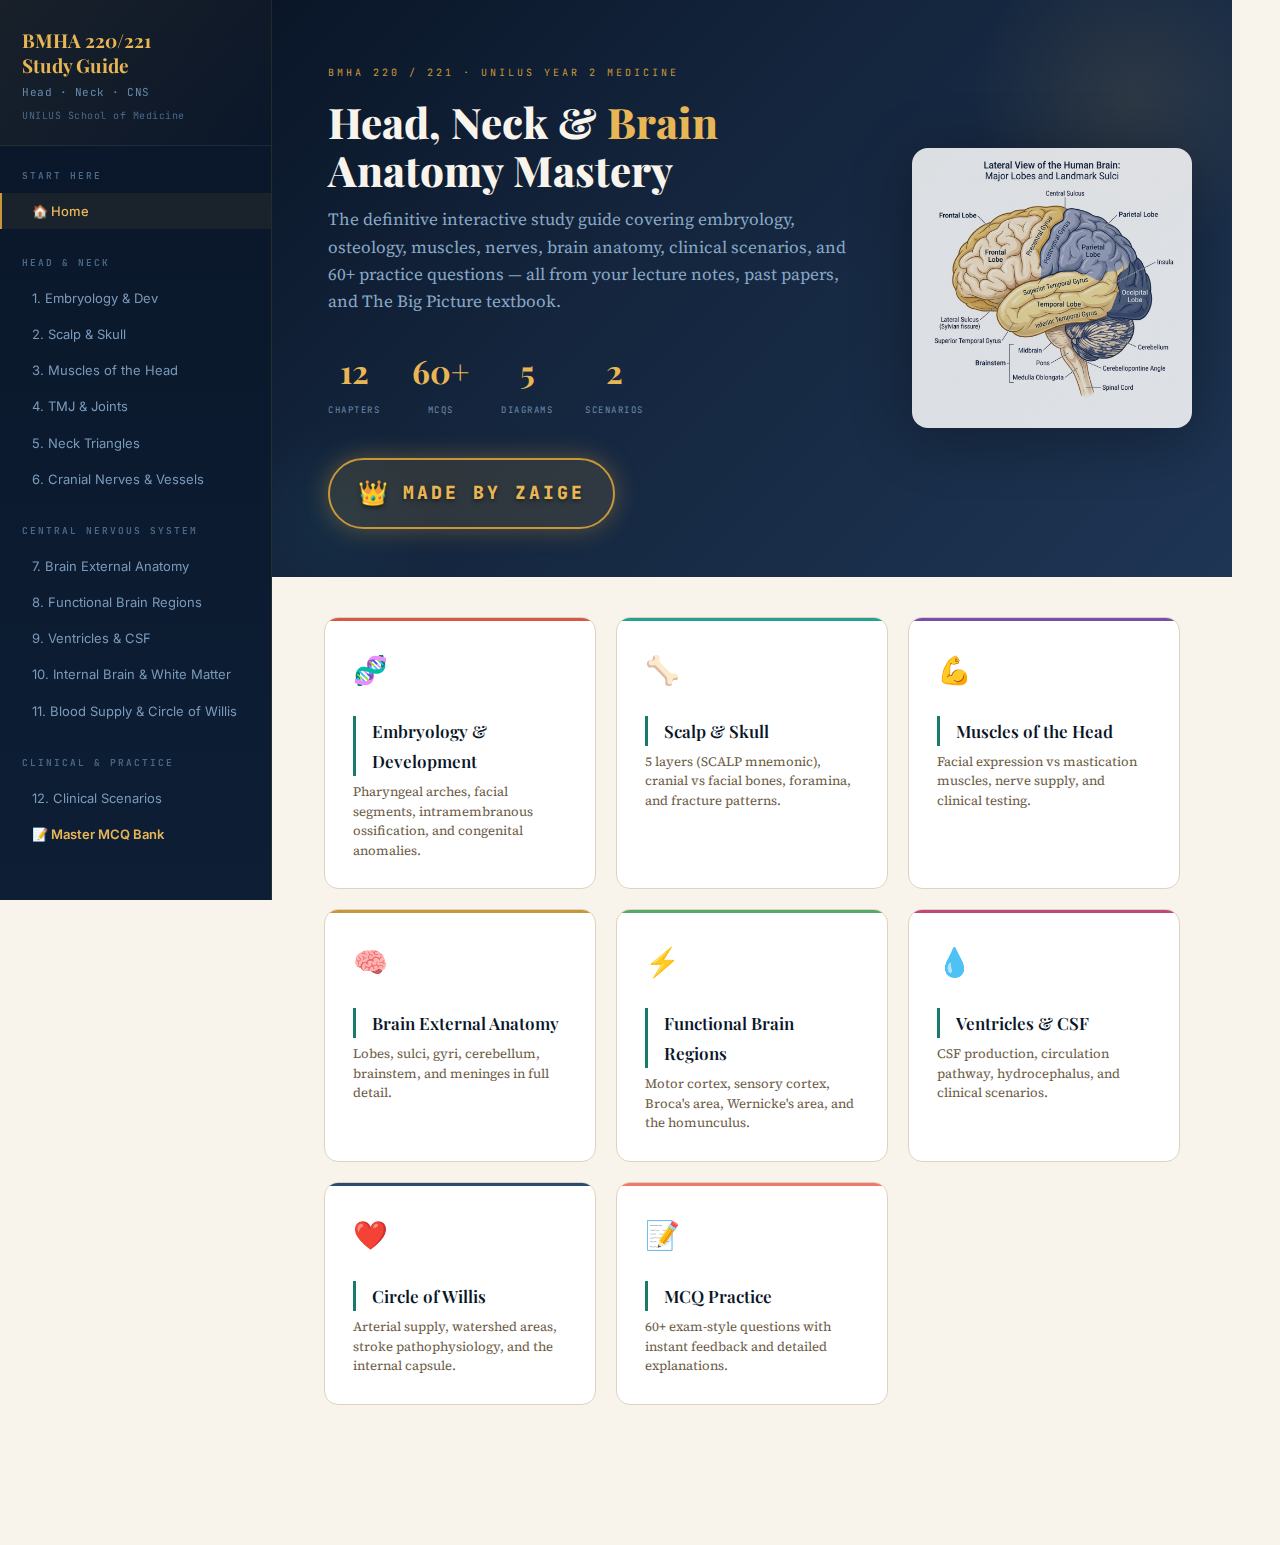
<file: BMHA221_Complete_Study_Guide.html>
<!DOCTYPE html>
<html lang="en">
<head>
<meta charset="UTF-8">
<meta name="viewport" content="width=device-width,initial-scale=1">
<title>BMHA 220/221 — Head, Neck &amp; CNS Ultimate Study Guide</title>
<meta name="description" content="Comprehensive interactive study guide for BMHA220/221 Head, Neck and CNS Anatomy at UNILUS School of Medicine.">
<style>
@import url('https://fonts.googleapis.com/css2?family=Playfair+Display:wght@400;600;700;800&family=Source+Serif+4:ital,wght@0,300;0,400;0,600;1,300;1,400&family=JetBrains+Mono:wght@400;500;600&family=Inter:wght@300;400;500;600;700&display=swap');

/* ══════════════════════════════════════
   DESIGN SYSTEM
   ══════════════════════════════════════ */
:root{
  --navy:#0a1628;--navy2:#14253d;--navy3:#1e3554;--navy4:#2a4a6e;
  --cream:#f8f4ec;--cream2:#f0ebe0;--cream3:#e4ddd0;--cream4:#d4ccbc;
  --gold:#c8973a;--gold2:#e8b655;--gold3:#f0cc78;--gold-glow:rgba(200,151,58,0.15);
  --teal:#1a7a6a;--teal2:#28a090;--teal3:#3cc0b0;
  --coral:#b84030;--coral2:#d85848;--coral3:#f07868;
  --sage:#3a7a4a;--sage2:#58a868;--sage3:#78c888;
  --purple:#5a2d80;--purple2:#7a4daa;--purple3:#9a70c8;
  --rose:#c04878;--rose2:#e06898;
  --text:#18120a;--text2:#3a3028;--text3:#6a5a44;--text4:#9a8a70;
  --border:#c8b898;--border-light:#ddd4c0;
  --radius:10px;--radius-lg:14px;
  --shadow-sm:0 2px 8px rgba(10,22,40,0.06);
  --shadow-md:0 4px 20px rgba(10,22,40,0.08);
  --shadow-lg:0 8px 40px rgba(10,22,40,0.12);
  --transition:all 0.25s cubic-bezier(0.4,0,0.2,1);
}
*{box-sizing:border-box;margin:0;padding:0}
html{scroll-behavior:smooth}
body{font-family:'Source Serif 4',Georgia,serif;background:var(--cream);color:var(--text);min-height:100vh;font-size:15.5px;line-height:1.78;display:flex}

/* ══════════════════════════════════════
   SIDEBAR
   ══════════════════════════════════════ */
#sidebar{width:272px;min-height:100vh;background:linear-gradient(180deg,var(--navy) 0%,#0d1e35 100%);color:var(--cream);flex-shrink:0;overflow-y:auto;position:sticky;top:0;height:100vh;z-index:100;border-right:1px solid rgba(200,151,58,0.15)}
#sidebar::-webkit-scrollbar{width:4px}
#sidebar::-webkit-scrollbar-thumb{background:var(--navy3);border-radius:4px}
#sidebar-header{padding:28px 22px 20px;border-bottom:1px solid rgba(255,255,255,0.06);background:linear-gradient(135deg,rgba(200,151,58,0.08),transparent)}
#sidebar-header h1{font-family:'Playfair Display',serif;font-size:19px;color:var(--gold2);line-height:1.3;margin-bottom:6px}
#sidebar-header p{font-size:11px;color:#6a8aaa;font-family:'JetBrains Mono',monospace;letter-spacing:0.5px}
.nav-section{padding:14px 0 4px}
.nav-section-title{padding:8px 22px;font-size:9.5px;font-family:'JetBrains Mono',monospace;color:#4a6a88;text-transform:uppercase;letter-spacing:2px;font-weight:600}
.nav-item{display:block;padding:9px 22px 9px 30px;font-size:13px;color:#7a9aba;cursor:pointer;transition:var(--transition);border-left:2.5px solid transparent;text-decoration:none;line-height:1.4;font-family:'Inter',sans-serif;font-weight:400}
.nav-item:hover{color:var(--cream);background:rgba(255,255,255,0.04);border-left-color:var(--gold)}
.nav-item.active{color:var(--gold2);background:rgba(200,151,58,0.08);border-left-color:var(--gold);font-weight:500}
.nav-item.mcq-link{color:var(--gold2);font-weight:600}

/* ══════════════════════════════════════
   MAIN CONTENT
   ══════════════════════════════════════ */
#main{flex:1;max-width:960px;padding:0 0 100px}
.section{display:none;padding:48px 52px}
.section.active{display:block;animation:sectionIn 0.4s ease}
@keyframes sectionIn{from{opacity:0;transform:translateY(12px)}to{opacity:1;transform:translateY(0)}}

/* ══════════════════════════════════════
   LANDING / HERO
   ══════════════════════════════════════ */
#landing{padding:0}
.hero{position:relative;background:linear-gradient(135deg,var(--navy) 0%,var(--navy2) 40%,var(--navy3) 100%);color:var(--cream);padding:64px 56px 48px;overflow:hidden}
.hero::before{content:'';position:absolute;top:-60px;right:-60px;width:320px;height:320px;background:radial-gradient(circle,rgba(200,151,58,0.12),transparent 70%);border-radius:50%}
.hero::after{content:'';position:absolute;bottom:-40px;left:-40px;width:200px;height:200px;background:radial-gradient(circle,rgba(42,128,144,0.1),transparent 70%);border-radius:50%}
.hero-badge{font-family:'JetBrains Mono',monospace;font-size:10px;color:var(--gold);text-transform:uppercase;letter-spacing:3px;margin-bottom:16px;position:relative}
.hero h1{font-family:'Playfair Display',serif;font-size:42px;font-weight:800;line-height:1.15;margin-bottom:12px;position:relative}
.hero h1 span{color:var(--gold2)}
.hero-sub{font-size:17px;color:#8aaac8;line-height:1.6;margin-bottom:28px;max-width:540px;position:relative}
.hero-stats{display:flex;gap:32px;position:relative}
.hero-stat{text-align:center}
.hero-stat-num{font-family:'Playfair Display',serif;font-size:32px;font-weight:700;color:var(--gold2)}
.hero-stat-label{font-family:'JetBrains Mono',monospace;font-size:9px;color:#6a8aaa;text-transform:uppercase;letter-spacing:1.5px;margin-top:2px}
.hero-brain{position:absolute;right:40px;top:50%;transform:translateY(-50%);width:280px;opacity:0.85;border-radius:16px;filter:drop-shadow(0 8px 32px rgba(0,0,0,0.4))}

.landing-grid{display:grid;grid-template-columns:repeat(auto-fit,minmax(260px,1fr));gap:20px;padding:40px 52px}
.landing-card{background:white;border:1px solid var(--border-light);border-radius:var(--radius-lg);padding:28px;cursor:pointer;transition:var(--transition);position:relative;overflow:hidden}
.landing-card:hover{transform:translateY(-4px);box-shadow:var(--shadow-lg);border-color:var(--gold)}
.landing-card::before{content:'';position:absolute;top:0;left:0;right:0;height:3px;border-radius:var(--radius-lg) var(--radius-lg) 0 0}
.landing-card:nth-child(1)::before{background:var(--coral2)}
.landing-card:nth-child(2)::before{background:var(--teal2)}
.landing-card:nth-child(3)::before{background:var(--purple2)}
.landing-card:nth-child(4)::before{background:var(--gold)}
.landing-card:nth-child(5)::before{background:var(--sage2)}
.landing-card:nth-child(6)::before{background:var(--rose)}
.landing-card:nth-child(7)::before{background:var(--navy4)}
.landing-card:nth-child(8)::before{background:var(--coral3)}
.landing-icon{font-size:28px;margin-bottom:12px}
.landing-card h3{font-family:'Playfair Display',serif;font-size:17px;color:var(--navy);margin-bottom:6px}
.landing-card p{font-size:13px;color:var(--text3);line-height:1.5}

/* ══════════════════════════════════════
   TYPOGRAPHY
   ══════════════════════════════════════ */
.section-badge{font-family:'JetBrains Mono',monospace;font-size:10px;color:var(--gold);text-transform:uppercase;letter-spacing:2.5px;margin-bottom:12px;font-weight:600}
.section-title{font-family:'Playfair Display',serif;font-size:34px;color:var(--navy);line-height:1.2;margin-bottom:8px;font-weight:700}
.section-subtitle{font-size:15px;color:var(--text3);margin-bottom:32px;font-style:italic;line-height:1.5}
h2{font-family:'Playfair Display',serif;font-size:22px;color:var(--navy2);margin:36px 0 16px;display:flex;align-items:center;gap:12px}
h2::before{content:'';display:inline-block;width:4px;height:22px;background:linear-gradient(180deg,var(--gold),var(--gold2));border-radius:2px;flex-shrink:0}
h3{font-family:'Source Serif 4',serif;font-weight:600;font-size:16px;color:var(--navy3);margin:20px 0 10px;padding-left:16px;border-left:3px solid var(--teal)}
.divider{height:1px;background:linear-gradient(90deg,var(--gold),var(--gold3),transparent);margin:36px 0}

/* ══════════════════════════════════════
   CARDS
   ══════════════════════════════════════ */
.card-row{display:grid;grid-template-columns:repeat(auto-fit,minmax(320px,1fr));gap:18px;margin:18px 0}
.card{background:white;border:1px solid var(--border-light);border-radius:var(--radius);padding:22px;box-shadow:var(--shadow-sm);transition:var(--transition)}
.card:hover{box-shadow:var(--shadow-md)}
.card.full{grid-column:1/-1}
.card-label{font-family:'JetBrains Mono',monospace;font-size:10px;text-transform:uppercase;letter-spacing:1.8px;margin-bottom:10px;font-weight:600}
.card.anatomy .card-label{color:var(--teal)}
.card.clinical .card-label{color:var(--coral2)}
.card.embryo .card-label{color:var(--purple2)}
.card.histo .card-label{color:var(--rose)}
.card.neuro .card-label{color:var(--navy4)}
.card p,.card li{font-size:14.5px;line-height:1.75;color:var(--text2)}
.card ul,.card ol{padding-left:22px;margin-top:8px}
.card li{margin-bottom:6px}
.card li strong{color:var(--navy)}

/* ══════════════════════════════════════
   EXAM/ALERT BOXES
   ══════════════════════════════════════ */
.exam-box{background:linear-gradient(135deg,var(--navy),var(--navy2));color:var(--cream);border-radius:var(--radius-lg);padding:24px 28px;margin:28px 0;border-left:4px solid var(--gold);box-shadow:var(--shadow-lg)}
.exam-box .exam-label{font-family:'JetBrains Mono',monospace;font-size:11px;color:var(--gold);text-transform:uppercase;letter-spacing:2px;margin-bottom:14px;font-weight:600;display:flex;align-items:center;gap:8px}
.exam-box p,.exam-box li{font-size:14.5px;line-height:1.75;color:#c0d4e8}
.exam-box ul,.exam-box ol{padding-left:22px}
.exam-box strong{color:var(--gold2)}
.exam-box h3{color:var(--gold3);border-left-color:var(--gold);margin-top:20px}

/* ══════════════════════════════════════
   IMAGES
   ══════════════════════════════════════ */
.img-wrap{margin:28px 0;background:white;border:1px solid var(--border-light);border-radius:var(--radius-lg);overflow:hidden;box-shadow:var(--shadow-md)}
.img-title{background:linear-gradient(90deg,var(--navy2),var(--navy3));color:var(--cream);font-family:'JetBrains Mono',monospace;font-size:11px;padding:14px 20px;letter-spacing:1.2px;text-transform:uppercase;font-weight:500}
.img-wrap img{width:100%;display:block;max-height:500px;object-fit:contain;background:#fafafa;padding:12px}
.img-caption{padding:12px 20px;font-size:12px;color:var(--text3);font-style:italic;background:var(--cream2);border-top:1px solid var(--border-light)}

/* ══════════════════════════════════════
   SVG DIAGRAMS
   ══════════════════════════════════════ */
.diagram-wrap{margin:28px 0;background:white;border:1px solid var(--border-light);border-radius:var(--radius-lg);overflow:hidden;box-shadow:var(--shadow-sm)}
.diagram-title{background:linear-gradient(90deg,var(--navy2),var(--navy3));color:var(--cream);font-family:'JetBrains Mono',monospace;font-size:11px;padding:14px 20px;letter-spacing:1.2px;text-transform:uppercase;font-weight:500}
.diagram-wrap svg{width:100%;height:auto;display:block}

/* ══════════════════════════════════════
   TABLES
   ══════════════════════════════════════ */
.table-wrap{overflow-x:auto;margin:24px 0;border-radius:var(--radius);border:1px solid var(--border-light);box-shadow:var(--shadow-sm)}
table{width:100%;border-collapse:collapse;font-size:13.5px;background:white}
th{background:linear-gradient(90deg,var(--navy2),var(--navy3));color:var(--cream);padding:14px 18px;text-align:left;font-family:'Inter',sans-serif;font-weight:600;font-size:13px;letter-spacing:0.3px}
td{padding:12px 18px;border-bottom:1px solid var(--cream3);color:var(--text2);font-size:14px}
tr:last-child td{border-bottom:none}
tr:nth-child(even) td{background:var(--cream)}

/* ══════════════════════════════════════
   MNEMONICS
   ══════════════════════════════════════ */
.mnemonic{background:linear-gradient(135deg,#fff8ec,#fff4e0);border:1px solid var(--gold);border-left:5px solid var(--gold);border-radius:var(--radius);padding:20px 24px;margin:24px 0;box-shadow:var(--shadow-sm)}
.mnemonic-label{font-family:'JetBrains Mono',monospace;font-size:11px;color:var(--gold);text-transform:uppercase;letter-spacing:2px;margin-bottom:10px;font-weight:700}
.mnemonic p{font-size:15px;color:var(--text);line-height:1.7}
.mnemonic strong{color:var(--coral);font-weight:700}
.mnemonic ul{padding-left:20px;margin-top:8px}
.mnemonic li{font-size:14px;margin-bottom:4px}

/* ══════════════════════════════════════
   MCQ SYSTEM (Section Quizzes)
   ══════════════════════════════════════ */
.quiz-section{margin-top:40px;padding-top:28px;border-top:2px solid var(--gold3)}
.quiz-header{display:flex;align-items:center;justify-content:space-between;margin-bottom:24px;flex-wrap:wrap;gap:12px}
.quiz-header h2{margin:0}
.btn{display:inline-flex;align-items:center;gap:8px;padding:10px 22px;border-radius:8px;border:none;font-family:'Inter',sans-serif;font-size:13px;cursor:pointer;font-weight:600;transition:var(--transition);letter-spacing:0.3px}
.btn-gold{background:linear-gradient(135deg,var(--gold),var(--gold2));color:var(--navy);box-shadow:0 2px 8px rgba(200,151,58,0.3)}
.btn-gold:hover{transform:translateY(-1px);box-shadow:0 4px 16px rgba(200,151,58,0.4)}
.btn-navy{background:var(--navy2);color:var(--cream)}
.btn-navy:hover{background:var(--navy3)}

.mcq-item{background:white;border:1.5px solid var(--border-light);border-radius:var(--radius-lg);padding:28px;margin-bottom:24px;transition:var(--transition);box-shadow:var(--shadow-sm)}
.mcq-qnum{font-family:'JetBrains Mono',monospace;font-size:10px;color:var(--gold);text-transform:uppercase;letter-spacing:2px;margin-bottom:14px;font-weight:700}
.mcq-question{font-size:16px;font-weight:600;color:var(--navy);margin-bottom:20px;line-height:1.55;font-family:'Source Serif 4',serif}
.mcq-options{display:flex;flex-direction:column;gap:10px}
.mcq-option{display:flex;align-items:flex-start;gap:14px;padding:13px 18px;border-radius:8px;border:1.5px solid var(--cream3);background:var(--cream);cursor:pointer;transition:var(--transition);font-size:14.5px;color:var(--text2);line-height:1.55;text-align:left;width:100%;font-family:'Source Serif 4',serif}
.mcq-option:hover:not(.locked){border-color:var(--navy4);background:white;transform:translateX(4px)}
.mcq-option .opt-letter{font-family:'JetBrains Mono',monospace;font-size:12px;font-weight:700;color:var(--text4);flex-shrink:0;width:28px;height:28px;display:flex;align-items:center;justify-content:center;background:var(--cream3);border-radius:6px;margin-top:1px;transition:var(--transition)}

/* Answer States */
.mcq-item.answered .mcq-option[data-correct="true"]{border-color:var(--sage);background:#eef8f0;color:var(--sage)}
.mcq-item.answered .mcq-option[data-correct="true"] .opt-letter{background:var(--sage);color:white}
.mcq-item.answered .mcq-option.selected[data-correct="false"]{border-color:var(--coral);background:#fef5f4;color:var(--coral)}
.mcq-item.answered .mcq-option.selected[data-correct="false"] .opt-letter{background:var(--coral);color:white}
.mcq-item.answered .mcq-option{pointer-events:none}
.mcq-option.locked{pointer-events:none}

.explanation{display:none;margin-top:20px;background:linear-gradient(135deg,var(--navy2),var(--navy3));color:#c0d4e8;border-radius:var(--radius);padding:18px 22px;font-size:14px;line-height:1.7;border-left:4px solid var(--gold)}
.mcq-item.answered .explanation{display:block;animation:fadeSlide 0.4s ease}
.explanation strong{color:var(--gold2)}

/* Show All Answers Button */
.show-answers-btn{margin-top:20px}

@keyframes fadeSlide{from{opacity:0;transform:translateY(-8px)}to{opacity:1;transform:translateY(0)}}

/* ══════════════════════════════════════
   RESPONSIVE
   ══════════════════════════════════════ */
@media(max-width:900px){
  .hero-brain{display:none}
  .hero h1{font-size:30px}
  .hero{padding:40px 28px 32px}
}
@media(max-width:768px){
  body{flex-direction:column}
  #sidebar{width:100%;height:auto;position:static;max-height:45vh}
  #main{padding:0}
  .section{padding:28px 20px}
  .card-row{grid-template-columns:1fr}
  .landing-grid{padding:24px 20px;grid-template-columns:1fr}
  .hero-stats{flex-wrap:wrap;gap:20px}
}

/* ══════════════════════════════════════
   PRINT
   ══════════════════════════════════════ */
@media print{
  #sidebar{display:none}
  #main{max-width:100%;padding:0}
  .section{display:block!important;page-break-after:always;padding:20px}
  .explanation{display:block!important;background:#f5f5f5!important;color:#222!important;border:1px solid #ccc}
  .explanation strong{color:#222!important}
  body{background:#fff;display:block}
  .exam-box{background:#f0f0f0!important;color:#222!important;border:1px solid #888}
  .exam-box *{color:#222!important}
  .hero{background:#f0f0f0!important;color:#222!important}
  .hero *{color:#222!important}
}
</style>
</head>
<body>

<nav id="sidebar">
  <div id="sidebar-header">
    <h1>BMHA 220/221<br>Study Guide</h1>
    <p>Head · Neck · CNS</p>
    <p style="margin-top:4px;font-size:10px;color:#4a6888">UNILUS School of Medicine</p>
  </div>
  <div class="nav-section">
    <div class="nav-section-title">Start Here</div>
    <a class="nav-item active" onclick="show('landing')">🏠 Home</a>
  </div>
  <div class="nav-section">
    <div class="nav-section-title">Head & Neck</div>
    <a class="nav-item" onclick="show('s1')">1. Embryology & Dev</a>
    <a class="nav-item" onclick="show('s2')">2. Scalp & Skull</a>
    <a class="nav-item" onclick="show('s3')">3. Muscles of the Head</a>
    <a class="nav-item" onclick="show('s4')">4. TMJ & Joints</a>
    <a class="nav-item" onclick="show('s5')">5. Neck Triangles</a>
    <a class="nav-item" onclick="show('s6')">6. Cranial Nerves & Vessels</a>
  </div>
  <div class="nav-section">
    <div class="nav-section-title">Central Nervous System</div>
    <a class="nav-item" onclick="show('s7')">7. Brain External Anatomy</a>
    <a class="nav-item" onclick="show('s8')">8. Functional Brain Regions</a>
    <a class="nav-item" onclick="show('s9')">9. Ventricles & CSF</a>
    <a class="nav-item" onclick="show('s10')">10. Internal Brain &amp; White Matter</a>
    <a class="nav-item" onclick="show('s11')">11. Blood Supply &amp; Circle of Willis</a>
  </div>
  <div class="nav-section">
    <div class="nav-section-title">Clinical & Practice</div>
    <a class="nav-item" onclick="show('s12')">12. Clinical Scenarios</a>
    <a class="nav-item mcq-link" onclick="show('smcq')">📝 Master MCQ Bank</a>
  </div>
</nav>

<main id="main">

<!-- ═══════════════════════════════════
     LANDING PAGE
     ═══════════════════════════════════ -->
<div class="section active" id="landing">
  <div class="hero">
    <div class="hero-badge">BMHA 220 / 221 · UNILUS Year 2 Medicine</div>
    <h1>Head, Neck &amp; <span>Brain</span><br>Anatomy Mastery</h1>
    <p class="hero-sub">The definitive interactive study guide covering embryology, osteology, muscles, nerves, brain anatomy, clinical scenarios, and 60+ practice questions — all from your lecture notes, past papers, and The Big Picture textbook.</p>
    <div class="hero-stats">
      <div class="hero-stat"><div class="hero-stat-num">12</div><div class="hero-stat-label">Chapters</div></div>
      <div class="hero-stat"><div class="hero-stat-num">60+</div><div class="hero-stat-label">MCQs</div></div>
      <div class="hero-stat"><div class="hero-stat-num">5</div><div class="hero-stat-label">Diagrams</div></div>
      <div class="hero-stat"><div class="hero-stat-num">2</div><div class="hero-stat-label">Scenarios</div></div>
    </div>
    
    <div style="margin-top: 40px; display: inline-flex; align-items: center; gap: 12px; background: rgba(200,151,58,0.15); border: 2px solid var(--gold); padding: 12px 28px; border-radius: 50px; font-family: 'JetBrains Mono', monospace; font-size: 18px; color: var(--gold2); font-weight: 800; letter-spacing: 3px; text-transform: uppercase; box-shadow: 0 0 24px rgba(200,151,58,0.4); text-shadow: 0 2px 4px rgba(0,0,0,0.5); position: relative; z-index: 10;">
      <span style="font-size: 24px">👑</span> MADE BY ZAIGE
    </div>

    <img src="img_brain_lateral.png" alt="Brain Lateral View" class="hero-brain"/>
  </div>
  <div class="landing-grid">
    <div class="landing-card" onclick="show('s1')"><div class="landing-icon">🧬</div><h3>Embryology & Development</h3><p>Pharyngeal arches, facial segments, intramembranous ossification, and congenital anomalies.</p></div>
    <div class="landing-card" onclick="show('s2')"><div class="landing-icon">🦴</div><h3>Scalp & Skull</h3><p>5 layers (SCALP mnemonic), cranial vs facial bones, foramina, and fracture patterns.</p></div>
    <div class="landing-card" onclick="show('s3')"><div class="landing-icon">💪</div><h3>Muscles of the Head</h3><p>Facial expression vs mastication muscles, nerve supply, and clinical testing.</p></div>
    <div class="landing-card" onclick="show('s7')"><div class="landing-icon">🧠</div><h3>Brain External Anatomy</h3><p>Lobes, sulci, gyri, cerebellum, brainstem, and meninges in full detail.</p></div>
    <div class="landing-card" onclick="show('s8')"><div class="landing-icon">⚡</div><h3>Functional Brain Regions</h3><p>Motor cortex, sensory cortex, Broca's area, Wernicke's area, and the homunculus.</p></div>
    <div class="landing-card" onclick="show('s9')"><div class="landing-icon">💧</div><h3>Ventricles & CSF</h3><p>CSF production, circulation pathway, hydrocephalus, and clinical scenarios.</p></div>
    <div class="landing-card" onclick="show('s11')"><div class="landing-icon">❤️</div><h3>Circle of Willis</h3><p>Arterial supply, watershed areas, stroke pathophysiology, and the internal capsule.</p></div>
    <div class="landing-card" onclick="show('smcq')"><div class="landing-icon">📝</div><h3>MCQ Practice</h3><p>60+ exam-style questions with instant feedback and detailed explanations.</p></div>
  </div>
</div>

<!-- ═══════════════════════════════════
     S1: EMBRYOLOGY
     ═══════════════════════════════════ -->
<div class="section" id="s1">
  <div class="section-badge">Module 1</div>
  <div class="section-title">Embryology &amp; Development</div>
  <div class="section-subtitle">Pharyngeal arches, facial development, intramembranous ossification</div>

  <p style="font-size:15.5px;line-height:1.8;color:var(--text2);margin-bottom:28px">Before we look at the individual structures of the head and neck, we need to understand <em>where they came from</em>. The head and neck develop from special embryonic structures called <strong>pharyngeal (branchial) arches</strong> — segmental bars of tissue that appear in the embryo's neck region during the 4th week of development. Think of these like building blocks: each arch comes pre-packaged with its own artery, nerve, cartilage, and muscle tissue, and each one eventually gives rise to a specific set of adult structures. Understanding which arch produces which muscle (and which nerve supplies it) is <em>the</em> key to making sense of head and neck innervation patterns — and it is one of the most commonly examined topics.</p>

  <div class="card-row">
    <div class="card embryo full">
      <div class="card-label">Key Developmental Facts</div>
      <ul>
        <li><strong>The face develops from 3 segments</strong> embryologically — frontonasal prominence, maxillary prominences, and mandibular prominences.</li>
        <li><strong>The neck develops from 6 segmental sclerotomes</strong> which give rise to the cervical vertebrae and associated structures.</li>
        <li><strong>Cranial bones develop via intramembranous ossification</strong> — mesenchymal cells surround the developing brain and ossify directly into flat bone without a cartilage intermediate. This is different from endochondral ossification (limbs).</li>
        <li><strong>There are 6 pharyngeal (branchial) arches</strong>, though the 5th is rudimentary. Each arch contains: an artery, a cartilage bar, a nerve, and muscle tissue.</li>
      </ul>
    </div>
  </div>

  <h2>Pharyngeal Arches — The Master Blueprint</h2>
  <div class="table-wrap">
    <table>
      <thead><tr><th>Arch</th><th>Nerve</th><th>Muscles</th><th>Skeletal Derivatives</th></tr></thead>
      <tbody>
        <tr><td><strong>1st (Mandibular)</strong></td><td>CN V3 (Trigeminal, mandibular division)</td><td>Muscles of mastication (masseter, temporalis, medial & lateral pterygoid), mylohyoid, anterior belly of digastric, tensor tympani, tensor veli palatini</td><td>Meckel's cartilage → malleus, incus, mandible (partial)</td></tr>
        <tr><td><strong>2nd (Hyoid)</strong></td><td>CN VII (Facial)</td><td>Muscles of facial expression, stapedius, stylohyoid, posterior belly of digastric, platysma</td><td>Reichert's cartilage → stapes, styloid process, lesser horn of hyoid, stylohyoid ligament</td></tr>
        <tr><td><strong>3rd</strong></td><td>CN IX (Glossopharyngeal)</td><td>Stylopharyngeus</td><td>Greater horn and body of hyoid bone</td></tr>
        <tr><td><strong>4th & 6th</strong></td><td>CN X (Vagus) — superior laryngeal (4th), recurrent laryngeal (6th)</td><td>Cricothyroid (4th), all intrinsic laryngeal muscles (6th)</td><td>Laryngeal cartilages (thyroid, cricoid, arytenoid)</td></tr>
      </tbody>
    </table>
  </div>

  <div class="exam-box">
    <div class="exam-label">🎯 High-Yield Exam Facts</div>
    <ul>
      <li><strong>1st arch = Mastication (CN V3)</strong> — if asked "which arch gives muscles of mastication?" → always 1st.</li>
      <li><strong>2nd arch = Facial expression (CN VII)</strong> — these muscles are unique because they insert into <em>skin</em>, not bone.</li>
      <li>Cleft lip = failure of fusion of maxillary and medial nasal prominences.</li>
      <li>Cleft palate = failure of fusion of palatine shelves.</li>
      <li>DiGeorge syndrome = failure of development of 3rd & 4th pharyngeal pouches → absent thymus & parathyroids.</li>
    </ul>
  </div>

  <!-- SECTION QUIZ -->
  <div class="quiz-section">
    <div class="quiz-header">
      <h2>Section 1 Quiz</h2>
      <button class="btn btn-gold" onclick="showAnswers(this)">Show All Answers</button>
    </div>
    <div class="mcq-item"><div class="mcq-qnum">Q1</div><div class="mcq-question">The face develops from how many segments embryologically?</div><div class="mcq-options"><button class="mcq-option" data-correct="false"><span class="opt-letter">A</span> 2</button><button class="mcq-option" data-correct="true"><span class="opt-letter">B</span> 3</button><button class="mcq-option" data-correct="false"><span class="opt-letter">C</span> 4</button><button class="mcq-option" data-correct="false"><span class="opt-letter">D</span> 6</button></div><div class="explanation"><strong>Answer: B.</strong> The face develops from 3 segments: the frontonasal prominence and the paired maxillary and mandibular prominences from the 1st pharyngeal arch.</div></div>
    <div class="mcq-item"><div class="mcq-qnum">Q2</div><div class="mcq-question">The 2nd pharyngeal arch gives rise to which muscles?</div><div class="mcq-options"><button class="mcq-option" data-correct="false"><span class="opt-letter">A</span> Muscles of mastication</button><button class="mcq-option" data-correct="true"><span class="opt-letter">B</span> Muscles of facial expression</button><button class="mcq-option" data-correct="false"><span class="opt-letter">C</span> Stylopharyngeus</button><button class="mcq-option" data-correct="false"><span class="opt-letter">D</span> Intrinsic laryngeal muscles</button></div><div class="explanation"><strong>Answer: B.</strong> The 2nd pharyngeal arch gives rise to muscles of facial expression, innervated by CN VII (Facial nerve).</div></div>
    <div class="mcq-item"><div class="mcq-qnum">Q3</div><div class="mcq-question">Cranial bones develop via which type of ossification?</div><div class="mcq-options"><button class="mcq-option" data-correct="false"><span class="opt-letter">A</span> Endochondral ossification</button><button class="mcq-option" data-correct="true"><span class="opt-letter">B</span> Intramembranous ossification</button><button class="mcq-option" data-correct="false"><span class="opt-letter">C</span> Perichondral ossification</button><button class="mcq-option" data-correct="false"><span class="opt-letter">D</span> Appositional growth</button></div><div class="explanation"><strong>Answer: B.</strong> Flat bones of the skull develop via intramembranous ossification, where mesenchymal cells differentiate directly into osteoblasts without a cartilage template.</div></div>
  </div>
</div>

<!-- ═══════════════════════════════════
     S2: SCALP & SKULL
     ═══════════════════════════════════ -->
<div class="section" id="s2">
  <div class="section-badge">Module 2</div>
  <div class="section-title">The Scalp &amp; Skull</div>
  <div class="section-subtitle">Five layers, bone groups, foramina, and fracture patterns</div>

  <p style="font-size:15.5px;line-height:1.8;color:var(--text2);margin-bottom:28px">The scalp is the soft tissue covering the top of the skull — but it is far from simple. It is arranged in <strong>5 distinct layers</strong> that you need to know by heart (use the mnemonic <strong>SCALP</strong>). Clinically, the most important layer is the 4th — the loose areolar tissue — because this is the "danger zone" where blood, pus, and infections can spread freely across the entire top of the head. Below the scalp sit the bones of the skull, which are divided into <strong>cranial bones</strong> (protecting the brain) and <strong>facial bones</strong> (forming the skeleton of the face). These bones are pierced by numerous <strong>foramina</strong> (holes) that transmit nerves and blood vessels — knowing which structure passes through which foramen is essential for exams.</p>

  <div class="img-wrap">
    <div class="img-title">Cross-Section of the Scalp Layers</div>
    <img src="img_scalp_layers.png" alt="Scalp layers cross-section showing Skin, Connective tissue, Aponeurosis, Loose areolar tissue, and Pericranium">
    <div class="img-caption">Figure 2.1 — The 5 layers of the scalp (SCALP mnemonic). Note the loose areolar tissue is the "danger zone" where infections and hematomas spread freely.</div>
  </div>

  <div class="mnemonic">
    <div class="mnemonic-label">🧠 SCALP Mnemonic</div>
    <p><strong>S</strong> — <strong>S</strong>kin: thick, hair-bearing, contains sebaceous glands. Bleeds profusely when lacerated (vessels held open by dense connective tissue below).<br>
    <strong>C</strong> — Sub<strong>c</strong>utaneous Connective Tissue: dense fibrous tissue containing blood vessels and nerves. Acts as a "closed compartment".<br>
    <strong>A</strong> — <strong>A</strong>poneurosis (Galea Aponeurotica): tough fibromuscular sheet connecting frontalis (anteriorly) and occipitalis (posteriorly). Surgically important plane.<br>
    <strong>L</strong> — <strong>L</strong>oose Areolar Tissue: the <strong>"DANGER ZONE"</strong> — infection, hematoma and blood can spread widely and freely here across the whole calvaria. Emissary veins pass through this layer and can transmit infection intracranially.<br>
    <strong>P</strong> — <strong>P</strong>ericranium: the periosteum of the skull bones. Firmly attached at suture lines.</p>
  </div>

  <h2>Bones of the Skull</h2>
  <div class="card-row">
    <div class="card anatomy">
      <div class="card-label">Cranial Bones (Neurocranium)</div>
      <p>Surround and protect the brain:</p>
      <ul>
        <li><strong>Frontal bone</strong> — forms the forehead and superior orbital margin</li>
        <li><strong>Parietal bones (×2)</strong> — form the roof and sides of the cranium</li>
        <li><strong>Temporal bones (×2)</strong> — house the middle and inner ear; contain the stylomastoid foramen (CN VII exit)</li>
        <li><strong>Occipital bone</strong> — contains the foramen magnum (brainstem/spinal cord exit)</li>
        <li><strong>Sphenoid bone</strong> — "keystone" of the skull base; contains sella turcica (holds pituitary gland)</li>
        <li><strong>Ethmoid bone</strong> — contributes to the nasal cavity and medial orbital wall</li>
      </ul>
    </div>
    <div class="card anatomy">
      <div class="card-label">Facial Bones (Viscerocranium)</div>
      <p>Surround the openings of the airway and digestive tract:</p>
      <ul>
        <li><strong>Nasal bones (×2)</strong> — bridge of the nose</li>
        <li><strong>Lacrimal bones (×2)</strong> — medial wall of orbit; lacrimal sac</li>
        <li><strong>Zygomatic bones (×2)</strong> — cheekbones</li>
        <li><strong>Palatine bones (×2)</strong> — posterior hard palate</li>
        <li><strong>Maxillae (×2)</strong> — upper jaw, floor of orbit</li>
        <li><strong>Mandible</strong> — lower jaw; the <em>only movable bone</em> of the skull</li>
        <li><strong>Vomer</strong> — nasal septum</li>
        <li><strong>Inferior nasal conchae (×2)</strong></li>
      </ul>
    </div>
  </div>

  <h2>Key Foramina of the Skull</h2>
  <div class="table-wrap">
    <table>
      <thead><tr><th>Foramen</th><th>Transmitted Structure</th></tr></thead>
      <tbody>
        <tr><td>Foramen Magnum</td><td>Brainstem/spinal cord, vertebral arteries, CN XI (ascending part)</td></tr>
        <tr><td>Foramen Ovale</td><td><strong>CN V3 (Mandibular division of trigeminal)</strong></td></tr>
        <tr><td>Foramen Rotundum</td><td><strong>CN V2 (Maxillary division of trigeminal)</strong></td></tr>
        <tr><td>Foramen Spinosum</td><td><strong>Middle Meningeal Artery</strong> (relevant to EDH!)</td></tr>
        <tr><td>Stylomastoid Foramen</td><td><strong>CN VII (Facial nerve)</strong></td></tr>
        <tr><td>Jugular Foramen</td><td>CN IX, X, XI; Internal Jugular Vein</td></tr>
        <tr><td>Hypoglossal Canal</td><td>CN XII (Hypoglossal)</td></tr>
        <tr><td>Internal Acoustic Meatus</td><td>CN VII, CN VIII (Vestibulocochlear)</td></tr>
        <tr><td>Superior Orbital Fissure</td><td>CN III, IV, V1, VI; Ophthalmic veins</td></tr>
        <tr><td>Optic Canal</td><td>CN II (Optic nerve), Ophthalmic artery</td></tr>
      </tbody>
    </table>
  </div>

  <div class="exam-box">
    <div class="exam-label">🎯 Clinical: Skull Fractures</div>
    <ul>
      <li><strong>Pterion</strong> = thinnest part of the skull (junction of frontal, parietal, temporal, sphenoid). A blow here can rupture the <strong>Middle Meningeal Artery</strong> → <strong>Epidural (Extradural) Haematoma</strong>.</li>
      <li><strong>Depressed skull fractures</strong> — bone fragments pushed inward, risking dural tear and brain injury.</li>
      <li><strong>Base of skull fracture signs:</strong> Raccoon eyes (periorbital ecchymosis), Battle's sign (mastoid ecchymosis), CSF rhinorrhoea or otorrhoea.</li>
      <li><strong>Le Fort fractures (I, II, III)</strong> — classified mid-face fractures from high-impact trauma.</li>
    </ul>
  </div>

  <div class="quiz-section">
    <div class="quiz-header"><h2>Section 2 Quiz</h2><button class="btn btn-gold" onclick="showAnswers(this)">Show All Answers</button></div>
    <div class="mcq-item"><div class="mcq-qnum">Q1</div><div class="mcq-question">Which layer of the scalp is the 'dangerous layer' where infections spread widely?</div><div class="mcq-options"><button class="mcq-option" data-correct="false"><span class="opt-letter">A</span> Skin</button><button class="mcq-option" data-correct="false"><span class="opt-letter">B</span> Subcutaneous connective tissue</button><button class="mcq-option" data-correct="true"><span class="opt-letter">C</span> Loose areolar tissue</button><button class="mcq-option" data-correct="false"><span class="opt-letter">D</span> Pericranium</button></div><div class="explanation"><strong>Answer: C.</strong> The loose areolar tissue allows infections and hematomas to spread freely across the entire calvaria.</div></div>
    <div class="mcq-item"><div class="mcq-qnum">Q2</div><div class="mcq-question">Which foramen transmits the middle meningeal artery?</div><div class="mcq-options"><button class="mcq-option" data-correct="false"><span class="opt-letter">A</span> Foramen ovale</button><button class="mcq-option" data-correct="true"><span class="opt-letter">B</span> Foramen spinosum</button><button class="mcq-option" data-correct="false"><span class="opt-letter">C</span> Foramen rotundum</button><button class="mcq-option" data-correct="false"><span class="opt-letter">D</span> Foramen magnum</button></div><div class="explanation"><strong>Answer: B.</strong> The middle meningeal artery enters the skull through the foramen spinosum. Its rupture at the pterion causes epidural haematoma.</div></div>
    <div class="mcq-item"><div class="mcq-qnum">Q3</div><div class="mcq-question">Which is the only movable bone of the skull?</div><div class="mcq-options"><button class="mcq-option" data-correct="false"><span class="opt-letter">A</span> Maxilla</button><button class="mcq-option" data-correct="true"><span class="opt-letter">B</span> Mandible</button><button class="mcq-option" data-correct="false"><span class="opt-letter">C</span> Temporal bone</button><button class="mcq-option" data-correct="false"><span class="opt-letter">D</span> Zygomatic bone</button></div><div class="explanation"><strong>Answer: B.</strong> The mandible is the only movable bone of the skull. It articulates with the temporal bone at the TMJ.</div></div>
  </div>
</div>

<!-- ═══════════════════════════════════
     S3: MUSCLES OF THE HEAD
     ═══════════════════════════════════ -->
<div class="section" id="s3">
  <div class="section-badge">Module 3</div>
  <div class="section-title">Muscles of the Head</div>
  <div class="section-subtitle">Facial expression and mastication — two distinct muscle groups</div>

  <p style="font-size:15.5px;line-height:1.8;color:var(--text2);margin-bottom:28px">The muscles of the head fall into two major groups, and understanding the difference between them is crucial. The <strong>muscles of facial expression</strong> (from the 2nd pharyngeal arch, supplied by CN VII) are unique in all of anatomy because they insert directly into the <em>skin</em> — which is why they can produce fine movements like smiling, frowning, and blinking. The <strong>muscles of mastication</strong> (from the 1st pharyngeal arch, supplied by CN V3) are responsible for chewing — they move the mandible at the TMJ. There are only 4 of them, but you must know each one's specific action.</p>

  <div class="card-row">
    <div class="card anatomy">
      <div class="card-label">Muscles of Facial Expression</div>
      <ul>
        <li><strong>Origin:</strong> 2nd pharyngeal arch</li>
        <li><strong>Unique feature:</strong> They insert into the <em>skin</em> rather than bone — this is why they produce facial movements (smiling, frowning, etc.)</li>
        <li><strong>Innervation:</strong> ALL supplied by <strong>CN VII (Facial nerve)</strong></li>
        <li><strong>Examples:</strong> Orbicularis oculi (closes eye), orbicularis oris (closes mouth), frontalis (raises eyebrows), buccinator (blowing/sucking), platysma (neck skin)</li>
        <li><strong>Clinical:</strong> Bell's palsy = lower motor neuron lesion of CN VII → drooping of entire half of face including forehead. Upper motor neuron lesion → forehead sparing (because forehead receives bilateral UMN innervation).</li>
      </ul>
    </div>
    <div class="card anatomy">
      <div class="card-label">Muscles of Mastication</div>
      <p>There are <strong>4 muscles of mastication</strong>, all from the 1st pharyngeal arch:</p>
      <ul>
        <li><strong>Masseter:</strong> The strongest muscle in the body for its size. Elevates (closes) jaw. Superficial fibers from zygomatic arch to mandibular angle.</li>
        <li><strong>Temporalis:</strong> Fan-shaped muscle from temporal fossa. Anterior fibers elevate jaw; <em>posterior fibers retract</em> the mandible. Only muscle that retracts!</li>
        <li><strong>Medial Pterygoid:</strong> Deep to mandible. Elevates jaw and assists in lateral (side-to-side) movement.</li>
        <li><strong>Lateral Pterygoid:</strong> Two heads (superior & inferior). <em>Protracts</em> the mandible and assists depression (opening) and lateral movement.</li>
      </ul>
      <p style="margin-top:12px"><strong>All innervated by CN V3</strong> (mandibular division of trigeminal nerve).</p>
    </div>
  </div>

  <div class="quiz-section">
    <div class="quiz-header"><h2>Section 3 Quiz</h2><button class="btn btn-gold" onclick="showAnswers(this)">Show All Answers</button></div>
    <div class="mcq-item"><div class="mcq-qnum">Q1</div><div class="mcq-question">Which is the strongest of the muscles of mastication?</div><div class="mcq-options"><button class="mcq-option" data-correct="false"><span class="opt-letter">A</span> Temporalis</button><button class="mcq-option" data-correct="false"><span class="opt-letter">B</span> Medial pterygoid</button><button class="mcq-option" data-correct="true"><span class="opt-letter">C</span> Masseter</button><button class="mcq-option" data-correct="false"><span class="opt-letter">D</span> Lateral pterygoid</button></div><div class="explanation"><strong>Answer: C.</strong> The masseter is described as the strongest muscle in the body for its size. It is the primary jaw elevator.</div></div>
    <div class="mcq-item"><div class="mcq-qnum">Q2</div><div class="mcq-question">What is unique about facial expression muscles compared to all other skeletal muscles?</div><div class="mcq-options"><button class="mcq-option" data-correct="false"><span class="opt-letter">A</span> They are smooth muscle</button><button class="mcq-option" data-correct="true"><span class="opt-letter">B</span> They insert into skin rather than bone</button><button class="mcq-option" data-correct="false"><span class="opt-letter">C</span> They are innervated by CN V</button><button class="mcq-option" data-correct="false"><span class="opt-letter">D</span> They originate from the 3rd pharyngeal arch</button></div><div class="explanation"><strong>Answer: B.</strong> Muscles of facial expression insert directly into the dermis (skin), allowing them to produce fine facial movements and expressions.</div></div>
    <div class="mcq-item"><div class="mcq-qnum">Q3</div><div class="mcq-question">Which muscle is primarily responsible for protrusion of the mandible?</div><div class="mcq-options"><button class="mcq-option" data-correct="false"><span class="opt-letter">A</span> Temporalis</button><button class="mcq-option" data-correct="false"><span class="opt-letter">B</span> Masseter</button><button class="mcq-option" data-correct="true"><span class="opt-letter">C</span> Lateral pterygoid</button><button class="mcq-option" data-correct="false"><span class="opt-letter">D</span> Digastric</button></div><div class="explanation"><strong>Answer: C.</strong> The lateral pterygoid is the main protractor of the mandible and also assists with depression (opening).</div></div>
  </div>
</div>

<!-- ═══════════════════════════════════
     S4: TMJ & JOINTS
     ═══════════════════════════════════ -->
<div class="section" id="s4">
  <div class="section-badge">Module 4</div>
  <div class="section-title">TMJ &amp; Joints of the Head</div>
  <div class="section-subtitle">The temporomandibular joint, sutures, and craniovertebral joints</div>

  <p style="font-size:15.5px;line-height:1.8;color:var(--text2);margin-bottom:28px">The joints of the head and neck are surprisingly diverse. Most skull bones are joined by <strong>sutures</strong> — immovable fibrous joints. But the mandible connects to the skull via the <strong>temporomandibular joint (TMJ)</strong>, which is the <em>only synovial joint</em> of the entire skull. It is a sophisticated modified hinge with an articular disc that allows both rotation and translation, enabling complex chewing movements. At the base of the skull, the <strong>craniovertebral joints</strong> (atlas-occipital and atlas-axis) allow us to nod and shake our heads.</p>

  <div class="card-row">
    <div class="card anatomy full">
      <div class="card-label">The Temporomandibular Joint (TMJ)</div>
      <ul>
        <li><strong>Classification:</strong> Synovial <em>condylar (modified hinge)</em> joint — the <strong>only synovial joint of the skull</strong>.</li>
        <li><strong>Articular Surfaces:</strong> Head/condyle of the mandible articulates with the mandibular (glenoid) fossa of the temporal bone.</li>
        <li><strong>Articular Disc:</strong> A fibrocartilaginous disc divides the joint into upper and lower compartments. The upper compartment allows translational (sliding) movements; the lower allows rotational (hinge) movements.</li>
        <li><strong>Sensory Nerve Supply:</strong> Auriculotemporal nerve (branch of CN V3).</li>
        <li><strong>Ligaments:</strong> Lateral (temporomandibular) ligament (strongest), sphenomandibular ligament, stylomandibular ligament.</li>
      </ul>
    </div>
  </div>

  <div class="table-wrap">
    <table>
      <thead><tr><th>TMJ Movement</th><th>Muscles Responsible</th><th>Compartment</th></tr></thead>
      <tbody>
        <tr><td><strong>Elevation (closing)</strong></td><td>Masseter, Temporalis, Medial Pterygoid</td><td>Lower (rotation)</td></tr>
        <tr><td><strong>Depression (opening)</strong></td><td>Lateral Pterygoid, Digastric, Mylohyoid, Geniohyoid (+ gravity)</td><td>Both (rotation + translation)</td></tr>
        <tr><td><strong>Protraction (protrusion)</strong></td><td>Lateral Pterygoid, Medial Pterygoid</td><td>Upper (translation)</td></tr>
        <tr><td><strong>Retraction</strong></td><td>Temporalis (posterior fibers)</td><td>Upper (translation)</td></tr>
        <tr><td><strong>Lateral excursion</strong></td><td>Contralateral pterygoid muscles</td><td>Both</td></tr>
      </tbody>
    </table>
  </div>

  <h2>Other Joints of the Head &amp; Neck</h2>
  <div class="card-row">
    <div class="card anatomy">
      <div class="card-label">Skull Sutures</div>
      <ul>
        <li><strong>Coronal suture:</strong> Frontal + Parietal</li>
        <li><strong>Sagittal suture:</strong> Between 2 Parietal bones</li>
        <li><strong>Lambdoid suture:</strong> Parietal + Occipital</li>
        <li>All are <em>fibrous joints</em> (synarthrosis) — immovable after fusion in adulthood.</li>
        <li><strong>Fontanelles</strong> (in infants): anterior (bregma) and posterior (lambda) — permit moulding during birth; allow brain growth.</li>
      </ul>
    </div>
    <div class="card anatomy">
      <div class="card-label">Craniovertebral Joints</div>
      <ul>
        <li><strong>Atlanto-occipital (C0-C1):</strong> Synovial condyloid → allows <em>flexion/extension</em> (nodding "YES").</li>
        <li><strong>Atlanto-axial (C1-C2):</strong> Synovial pivot → allows <em>rotation</em> (shaking head "NO"). The odontoid process (dens) of C2 acts as the pivot.</li>
        <li><strong>Intervertebral discs (C2-C7):</strong> Fibrocartilaginous symphysis joints.</li>
        <li><strong>Facet joints:</strong> Synovial gliding (plane) joints.</li>
      </ul>
    </div>
  </div>

  <div class="exam-box">
    <div class="exam-label">🎯 Clinical: TMJ Dislocation</div>
    <ul>
      <li><strong>Mechanism:</strong> Wide yawn or direct blow → mandibular condyle slips anteriorly out of the glenoid fossa (over the articular eminence).</li>
      <li><strong>Presentation:</strong> Inability to close the jaw, pain anterior to the ear, malocclusion.</li>
      <li><strong>Reduction:</strong> Downward and posterior pressure on the mandible (Hippocratic method).</li>
      <li><strong>Jaw deviation on opening</strong> = problem on the <em>same side</em> it deviates to (ipsilateral disc or muscle dysfunction).</li>
    </ul>
  </div>

  <div class="quiz-section">
    <div class="quiz-header"><h2>Section 4 Quiz</h2><button class="btn btn-gold" onclick="showAnswers(this)">Show All Answers</button></div>
    <div class="mcq-item"><div class="mcq-qnum">Q1</div><div class="mcq-question">The TMJ is classified as which type of joint?</div><div class="mcq-options"><button class="mcq-option" data-correct="false"><span class="opt-letter">A</span> Fibrous (suture)</button><button class="mcq-option" data-correct="false"><span class="opt-letter">B</span> Fibrocartilaginous (symphysis)</button><button class="mcq-option" data-correct="true"><span class="opt-letter">C</span> Synovial condylar joint</button><button class="mcq-option" data-correct="false"><span class="opt-letter">D</span> Cartilaginous (synchondrosis)</button></div><div class="explanation"><strong>Answer: C.</strong> The TMJ is a synovial condylar (modified hinge) joint — the only synovial joint in the skull.</div></div>
    <div class="mcq-item"><div class="mcq-qnum">Q2</div><div class="mcq-question">Which joint allows rotation (shaking head 'no')?</div><div class="mcq-options"><button class="mcq-option" data-correct="false"><span class="opt-letter">A</span> Atlanto-occipital (C0-C1)</button><button class="mcq-option" data-correct="true"><span class="opt-letter">B</span> Atlanto-axial (C1-C2)</button><button class="mcq-option" data-correct="false"><span class="opt-letter">C</span> C2-C3 intervertebral</button><button class="mcq-option" data-correct="false"><span class="opt-letter">D</span> TMJ</button></div><div class="explanation"><strong>Answer: B.</strong> The atlanto-axial (C1-C2) is a synovial pivot joint that allows rotation around the dens of C2.</div></div>
  </div>
</div>

<!-- ═══════════════════════════════════
     S5: NECK TRIANGLES
     ═══════════════════════════════════ -->
<div class="section" id="s5">
  <div class="section-badge">Module 5</div>
  <div class="section-title">Neck Regions &amp; Muscles</div>
  <div class="section-subtitle">Triangles, cervical vertebrae, and key muscles</div>

  <p style="font-size:15.5px;line-height:1.8;color:var(--text2);margin-bottom:28px">The neck is a compact anatomical region containing vital structures — the airway, major blood vessels (carotid arteries, jugular veins), nerves, the oesophagus, and the spinal cord — all packed into a relatively small space. To organise this complexity, anatomists divide the neck into <strong>triangles</strong> using key muscles as boundaries. The <strong>sternocleidomastoid (SCM)</strong> is the defining landmark — it splits the neck into an <strong>anterior triangle</strong> (containing the carotid vessels and thyroid) and a <strong>posterior triangle</strong> (containing the brachial plexus and subclavian vessels). The bony framework is provided by the <strong>7 cervical vertebrae</strong>.</p>

  <div class="img-wrap">
    <div class="img-title">Triangles of the Neck</div>
    <img src="img_neck_triangles.png" alt="Anterior and posterior triangles of the neck divided by SCM">
    <div class="img-caption">Figure 5.1 — The sternocleidomastoid (SCM) divides the neck into anterior and posterior triangles, each with sub-divisions.</div>
  </div>

  <div class="card-row">
    <div class="card anatomy">
      <div class="card-label">Anterior Triangle (subdivisions)</div>
      <ul>
        <li><strong>Submental triangle:</strong> Bounded by anterior bellies of digastric and hyoid bone. Contains: submental lymph nodes.</li>
        <li><strong>Digastric (submandibular) triangle:</strong> Contains submandibular gland, facial artery & vein, hypoglossal nerve (CN XII).</li>
        <li><strong>Carotid triangle:</strong> Contains common carotid bifurcation (at C4), internal & external carotid arteries, internal jugular vein, CN X, CN XII.</li>
        <li><strong>Muscular triangle:</strong> Contains thyroid gland, infrahyoid (strap) muscles, trachea, oesophagus.</li>
      </ul>
    </div>
    <div class="card anatomy">
      <div class="card-label">Posterior Triangle (subdivisions)</div>
      <ul>
        <li>Bounded by SCM (anterior), trapezius (posterior), clavicle (inferior).</li>
        <li><strong>Occipital triangle:</strong> Contains accessory nerve (CN XI), cutaneous branches of cervical plexus.</li>
        <li><strong>Supraclavicular (subclavian) triangle:</strong> Contains subclavian artery (3rd part), brachial plexus trunks.</li>
        <li>Floor: splenius capitis, levator scapulae, and scalene muscles.</li>
      </ul>
    </div>
  </div>

  <h2>Cervical Vertebrae</h2>
  <div class="card-row">
    <div class="card anatomy full">
      <div class="card-label">7 Cervical Vertebrae</div>
      <ul>
        <li>There are <strong>7 cervical vertebrae (C1-C7)</strong> providing mobility and spinal cord protection.</li>
        <li><strong>C1 (Atlas):</strong> Ring-shaped, <em>no body</em>, no spinous process. Supports the skull.</li>
        <li><strong>C2 (Axis):</strong> Has the <em>dens (odontoid process)</em> which the atlas pivots around for head rotation.</li>
        <li><strong>C7 (Vertebra Prominens):</strong> Long palpable spinous process — used as surface landmark.</li>
        <li>All cervical vertebrae have <strong>transverse foramina</strong> (transmit vertebral arteries from C6 upward).</li>
        <li><strong>Intervertebral discs</strong> are <em>symphysis (fibrocartilaginous)</em> joints.</li>
      </ul>
    </div>
  </div>

  <div class="quiz-section">
    <div class="quiz-header"><h2>Section 5 Quiz</h2><button class="btn btn-gold" onclick="showAnswers(this)">Show All Answers</button></div>
    <div class="mcq-item"><div class="mcq-qnum">Q1</div><div class="mcq-question">The neck is divided into anterior and posterior triangles by which muscle?</div><div class="mcq-options"><button class="mcq-option" data-correct="false"><span class="opt-letter">A</span> Trapezius</button><button class="mcq-option" data-correct="true"><span class="opt-letter">B</span> Sternocleidomastoid</button><button class="mcq-option" data-correct="false"><span class="opt-letter">C</span> Omohyoid</button><button class="mcq-option" data-correct="false"><span class="opt-letter">D</span> Digastric</button></div><div class="explanation"><strong>Answer: B.</strong> The SCM is the key landmark muscle that divides the entire neck into the anterior triangle (in front) and posterior triangle (behind).</div></div>
    <div class="mcq-item"><div class="mcq-qnum">Q2</div><div class="mcq-question">How many cervical vertebrae are there?</div><div class="mcq-options"><button class="mcq-option" data-correct="false"><span class="opt-letter">A</span> 5</button><button class="mcq-option" data-correct="false"><span class="opt-letter">B</span> 6</button><button class="mcq-option" data-correct="true"><span class="opt-letter">C</span> 7</button><button class="mcq-option" data-correct="false"><span class="opt-letter">D</span> 8</button></div><div class="explanation"><strong>Answer: C.</strong> There are 7 cervical vertebrae (C1–C7).</div></div>
    <div class="mcq-item"><div class="mcq-qnum">Q3</div><div class="mcq-question">The intervertebral discs of the cervical spine are classified as which type of joint?</div><div class="mcq-options"><button class="mcq-option" data-correct="false"><span class="opt-letter">A</span> Synovial pivot</button><button class="mcq-option" data-correct="false"><span class="opt-letter">B</span> Fibrous</button><button class="mcq-option" data-correct="true"><span class="opt-letter">C</span> Fibrocartilaginous symphysis</button><button class="mcq-option" data-correct="false"><span class="opt-letter">D</span> Synchondrosis</button></div><div class="explanation"><strong>Answer: C.</strong> Intervertebral discs are fibrocartilaginous symphysis joints — primarily weight-bearing.</div></div>
  </div>
</div>

<!-- ═══════════════════════════════════
     S6: CRANIAL NERVES & VESSELS
     ═══════════════════════════════════ -->
<div class="section" id="s6">
  <div class="section-badge">Module 6</div>
  <div class="section-title">Cranial Nerves &amp; Blood Vessels</div>
  <div class="section-subtitle">CN V, CN VII, arterial supply, and venous drainage</div>

  <p style="font-size:15.5px;line-height:1.8;color:var(--text2);margin-bottom:28px">Two cranial nerves dominate head and neck anatomy: the <strong>Trigeminal (CN V)</strong> and the <strong>Facial (CN VII)</strong>. Think of CN V as the "sensory master" — it provides sensation to the entire face through three divisions (V1, V2, V3). CN VII is the "motor master" — it controls all the muscles of facial expression. The head receives its blood supply from the <strong>common carotid artery</strong>, which bifurcates into the <strong>external carotid</strong> (supplying the face and scalp) and the <strong>internal carotid</strong> (supplying the brain). A key exam trap: the internal carotid has <em>no branches</em> in the neck.</p>

  <h2>The 12 Cranial Nerves — Master Mnemonic</h2>
  <div class="card-row">
    <div class="card neuro full" style="padding-bottom: 0;">
      <p style="margin-bottom: 12px; font-size: 16px;">Memorise the nerves using: <strong style="color:var(--gold2)">"Oh Oh Oh To Touch And Feel Very Good Velvet, Such Heaven"</strong></p>
      <p style="margin-bottom: 24px; font-size: 16px;">Memorise their function (Sensory, Motor, or Both) using: <strong style="color:var(--coral2)">"Some Say Marry Money But My Brother Says Big Brains Matter More"</strong></p>
      <div class="table-wrap" style="margin-bottom: 0; border-bottom: none; border-radius: var(--radius) var(--radius) 0 0;">
        <table>
          <thead><tr><th>#</th><th>Nerve Name</th><th>Function</th><th>Key Role</th></tr></thead>
          <tbody>
            <tr><td><strong>I</strong></td><td><strong>O</strong>lfactory</td><td><strong>S</strong>ensory</td><td>Smell</td></tr>
            <tr><td><strong>II</strong></td><td><strong>O</strong>ptic</td><td><strong>S</strong>ensory</td><td>Vision</td></tr>
            <tr><td><strong>III</strong></td><td><strong>O</strong>culomotor</td><td><strong>M</strong>otor</td><td>Eye movement (most muscles), pupillary constriction</td></tr>
            <tr><td><strong>IV</strong></td><td><strong>T</strong>rochlear</td><td><strong>M</strong>otor</td><td>Eye movement (Superior Oblique muscle)</td></tr>
            <tr><td><strong>V</strong></td><td><strong>T</strong>rigeminal</td><td><strong>B</strong>oth</td><td>Facial sensation (V1,V2,V3), muscles of mastication (V3)</td></tr>
            <tr><td><strong>VI</strong></td><td><strong>A</strong>bducens</td><td><strong>M</strong>otor</td><td>Eye movement (Lateral Rectus muscle)</td></tr>
            <tr><td><strong>VII</strong></td><td><strong>F</strong>acial</td><td><strong>B</strong>oth</td><td>Facial expression, taste (anterior 2/3 tongue), lacrimal/salivary glands</td></tr>
            <tr><td><strong>VIII</strong></td><td><strong>V</strong>estibulocochlear</td><td><strong>S</strong>ensory</td><td>Hearing and balance</td></tr>
            <tr><td><strong>IX</strong></td><td><strong>G</strong>lossopharyngeal</td><td><strong>B</strong>oth</td><td>Taste/sensation (posterior 1/3 tongue), swallowing, parotid gland</td></tr>
            <tr><td><strong>X</strong></td><td><strong>V</strong>agus</td><td><strong>B</strong>oth</td><td>Parasympathetic to thorax/abdomen, gag reflex, speaking</td></tr>
            <tr><td><strong>XI</strong></td><td><strong>S</strong>pinal Accessory</td><td><strong>M</strong>otor</td><td>Shoulder elevation (Trapezius) & head turning (SCM)</td></tr>
            <tr><td><strong>XII</strong></td><td><strong>H</strong>ypoglossal</td><td><strong>M</strong>otor</td><td>Tongue movement</td></tr>
          </tbody>
        </table>
      </div>
    </div>
  </div>

  <h2>The Trigeminal Nerve (CN V) — Sensory Master</h2>
  <div class="card-row">
    <div class="card neuro full">
      <div class="card-label">CN V — Three Divisions</div>
      <p>The trigeminal nerve provides <strong>sensory supply to the entire face</strong> and <strong>motor supply only via V3</strong> (to muscles of mastication). It originates at the <strong>pontomedullary junction</strong>.</p>
      <ul>
        <li><strong>V1 (Ophthalmic):</strong> Sensory to forehead, upper eyelid, cornea, bridge of nose. Exits via: <em>Superior Orbital Fissure</em>.</li>
        <li><strong>V2 (Maxillary):</strong> Sensory to cheek, upper lip, upper teeth, palate, nasal cavity. Exits via: <em>Foramen Rotundum</em>.</li>
        <li><strong>V3 (Mandibular):</strong> Sensory to lower face, lower teeth, tongue (anterior 2/3 sensation), ear. Motor to muscles of mastication. Exits via: <em>Foramen Ovale</em>. <strong>The only division with motor fibers.</strong></li>
      </ul>
    </div>
  </div>

  <h2>The Facial Nerve (CN VII) — Motor Master</h2>
  <div class="card-row">
    <div class="card neuro full">
      <div class="card-label">CN VII — Course & Branches</div>
      <ul>
        <li><strong>Origin:</strong> Pontomedullary junction (cerebellopontine angle).</li>
        <li><strong>Intracranial course:</strong> Enters the internal acoustic meatus → runs through the facial canal in the temporal bone → exits through the <strong>stylomastoid foramen</strong>.</li>
        <li><strong>Extracranial:</strong> Passes through the parotid gland → splits into 5 terminal branches.</li>
        <li><strong>Functions:</strong> Motor to muscles of facial expression, taste to anterior 2/3 of tongue (via chorda tympani), parasympathetic to submandibular, sublingual, and lacrimal glands.</li>
      </ul>
    </div>
  </div>

  <div class="mnemonic">
    <div class="mnemonic-label">🧠 CN VII Branches — "Zambia Boys Make Toy Cars"</div>
    <ul>
      <li><strong>Z</strong>ambia → <strong>Z</strong>ygomatic branch (closes eyelids)</li>
      <li><strong>B</strong>oys → <strong>B</strong>uccal branch (blowing, sucking)</li>
      <li><strong>M</strong>ake → <strong>M</strong>arginal Mandibular branch (lower lip movement)</li>
      <li><strong>T</strong>oy → <strong>T</strong>emporal branch (raises eyebrows, wrinkles forehead)</li>
      <li><strong>C</strong>ars → <strong>C</strong>ervical branch (platysma)</li>
    </ul>
  </div>

  <h2>Arterial Supply of the Head</h2>
  <div class="card-row">
    <div class="card anatomy">
      <div class="card-label">External Carotid Artery (ECA)</div>
      <p>Supplies the face and superficial structures. Four key branches for head & neck:</p>
      <ul>
        <li><strong>Lingual artery</strong> — tongue and floor of mouth</li>
        <li><strong>Facial artery</strong> — face (crosses mandible at anterior border of masseter — palpable here)</li>
        <li><strong>Maxillary artery</strong> — deep face, pterygopalatine fossa. Gives rise to the <strong>Middle Meningeal Artery</strong> (enters skull via foramen spinosum)</li>
        <li><strong>Superficial Temporal artery</strong> — scalp (palpable anterior to the ear)</li>
      </ul>
    </div>
    <div class="card anatomy">
      <div class="card-label">Internal Carotid Artery (ICA)</div>
      <ul>
        <li>Supplies the <strong>brain and orbit</strong>.</li>
        <li><strong>Has NO branches in the neck</strong> — this is a classic exam trap.</li>
        <li>Enters the skull via the carotid canal in the temporal bone.</li>
        <li>Gives rise to: ophthalmic artery, middle cerebral artery, anterior cerebral artery.</li>
      </ul>
    </div>
  </div>

  <div class="quiz-section">
    <div class="quiz-header"><h2>Section 6 Quiz</h2><button class="btn btn-gold" onclick="showAnswers(this)">Show All Answers</button></div>
    <div class="mcq-item"><div class="mcq-qnum">Q1</div><div class="mcq-question">The facial nerve exits the skull through which foramen?</div><div class="mcq-options"><button class="mcq-option" data-correct="false"><span class="opt-letter">A</span> Foramen ovale</button><button class="mcq-option" data-correct="false"><span class="opt-letter">B</span> Foramen rotundum</button><button class="mcq-option" data-correct="true"><span class="opt-letter">C</span> Stylomastoid foramen</button><button class="mcq-option" data-correct="false"><span class="opt-letter">D</span> Jugular foramen</button></div><div class="explanation"><strong>Answer: C.</strong> CN VII exits via the stylomastoid foramen, then passes through the parotid gland before dividing into its 5 terminal branches.</div></div>
    <div class="mcq-item"><div class="mcq-qnum">Q2</div><div class="mcq-question">Which branch of the trigeminal nerve exits through foramen ovale?</div><div class="mcq-options"><button class="mcq-option" data-correct="false"><span class="opt-letter">A</span> V1 (Ophthalmic)</button><button class="mcq-option" data-correct="false"><span class="opt-letter">B</span> V2 (Maxillary)</button><button class="mcq-option" data-correct="true"><span class="opt-letter">C</span> V3 (Mandibular)</button><button class="mcq-option" data-correct="false"><span class="opt-letter">D</span> All three divisions</button></div><div class="explanation"><strong>Answer: C.</strong> V3 exits through foramen ovale. V2 through foramen rotundum. V1 through the superior orbital fissure.</div></div>
    <div class="mcq-item"><div class="mcq-qnum">Q3</div><div class="mcq-question">Which artery is the primary supplier of the face?</div><div class="mcq-options"><button class="mcq-option" data-correct="false"><span class="opt-letter">A</span> Lingual artery</button><button class="mcq-option" data-correct="true"><span class="opt-letter">B</span> Facial artery</button><button class="mcq-option" data-correct="false"><span class="opt-letter">C</span> Internal carotid artery</button><button class="mcq-option" data-correct="false"><span class="opt-letter">D</span> Ophthalmic artery</button></div><div class="explanation"><strong>Answer: B.</strong> The facial artery (branch of ECA) is the primary supplier of the face.</div></div>
  </div>
</div>

<!-- ═══════════════════════════════════
     S7: BRAIN EXTERNAL ANATOMY
     ═══════════════════════════════════ -->
<div class="section" id="s7">
  <div class="section-badge">Module 7</div>
  <div class="section-title">Brain External Anatomy</div>
  <div class="section-subtitle">Lobes, sulci, cerebellum, brainstem, and meninges</div>

  <p style="font-size:15.5px;line-height:1.8;color:var(--text2);margin-bottom:28px">The brain is the most complex organ in the body — the command centre for everything we do, think, and feel. It weighs about <strong>1.0–1.5 kg</strong> in adults and is divided into the <strong>cerebrum</strong> (the large, wrinkled mass forming most of what you see), the <strong>cerebellum</strong> (the "little brain" at the back responsible for coordination), and the <strong>brainstem</strong> (midbrain, pons, medulla — connecting the brain to the spinal cord and controlling vital functions like breathing). The cerebrum is divided into two hemispheres by the <strong>longitudinal fissure</strong>, and each hemisphere is further divided into <strong>4 lobes</strong> by prominent grooves called <strong>sulci</strong>. These sulci are your anatomical landmarks — they tell you <em>exactly</em> where one functional area ends and another begins.</p>

  <div class="img-wrap">
    <div class="img-title">Lateral View of the Brain — Lobes & Sulci</div>
    <img src="img_brain_lateral.png" alt="Lateral view of the brain showing frontal, parietal, temporal, and occipital lobes">
    <div class="img-caption">Figure 7.1 — Lateral surface of the brain showing the four lobes, central sulcus, lateral sulcus, cerebellum, and brainstem.</div>
  </div>

  <h2>The Sulci — Lines that Separate the Lobes</h2>
  <div class="card-row">
    <div class="card anatomy full">
      <div class="card-label">Key Boundary Sulci & Fissures</div>
      <p>The brain's surface is folded into ridges (<strong>gyri</strong>) and grooves (<strong>sulci</strong>). Three major sulci/fissures act as the boundaries between lobes:</p>
      <ul>
        <li><strong>Central Sulcus (of Rolando):</strong> Runs vertically down the lateral surface. This is the <em>border between the Frontal Lobe (anterior) and the Parietal Lobe (posterior)</em>. The gyrus immediately in front of it is the <strong>precentral gyrus (motor cortex)</strong>; the gyrus immediately behind it is the <strong>postcentral gyrus (sensory cortex)</strong>. This is probably the single most important landmark on the brain.</li>
        <li><strong>Lateral Sulcus (of Sylvius / Sylvian Fissure):</strong> Runs horizontally along the side of the brain. It separates the <em>Frontal and Parietal Lobes (above) from the Temporal Lobe (below)</em>. The middle cerebral artery runs within this sulcus.</li>
        <li><strong>Parieto-occipital Sulcus:</strong> Visible mainly on the medial surface. It marks the <em>boundary between the Parietal Lobe (anterior) and the Occipital Lobe (posterior)</em>.</li>
        <li><strong>Longitudinal Fissure:</strong> The deep midline groove that <em>separates the left and right cerebral hemispheres</em>. It contains the falx cerebri (dural fold) and the anterior cerebral artery.</li>
      </ul>
    </div>
  </div>

  <div class="exam-box">
    <div class="exam-label">🎯 Exam Tip: Sulci Boundaries Summary</div>
    <ul>
      <li><strong>Central sulcus</strong> = Frontal ↔ Parietal (motor in front, sensory behind)</li>
      <li><strong>Lateral sulcus</strong> = Frontal/Parietal ↔ Temporal</li>
      <li><strong>Parieto-occipital sulcus</strong> = Parietal ↔ Occipital</li>
      <li><strong>Longitudinal fissure</strong> = Left hemisphere ↔ Right hemisphere</li>
    </ul>
    <p>Remember: <strong>"Central separates Motor from Sensory, Lateral separates upper from Temporal."</strong></p>
  </div>

  <h2>Lobes of the Brain</h2>
  <div class="card-row">
    <div class="card neuro">
      <div class="card-label">Frontal Lobe</div>
      <ul>
        <li><strong>Location:</strong> Anterior to central sulcus, superior to lateral sulcus</li>
        <li><strong>Motor cortex (precentral gyrus):</strong> Primary motor area — controls voluntary movement of opposite side of body</li>
        <li><strong>Prefrontal cortex:</strong> Planning, personality, judgement, executive function</li>
        <li><strong>Broca's area</strong> (inferior frontal gyrus, dominant hemisphere): <em>Motor speech production</em>. Damage → Broca's aphasia = non-fluent, understands but can't speak.</li>
      </ul>
    </div>
    <div class="card neuro">
      <div class="card-label">Parietal Lobe</div>
      <ul>
        <li><strong>Location:</strong> Posterior to central sulcus, superior to lateral sulcus</li>
        <li><strong>Sensory cortex (postcentral gyrus):</strong> Primary somatosensory area — receives touch, pressure, proprioception, pain, temperature from opposite side</li>
        <li><strong>Sensory association areas:</strong> Integration of sensory information</li>
        <li>Damage → neglect syndrome (especially right side), deficits in spatial awareness</li>
      </ul>
    </div>
  </div>
  <div class="card-row">
    <div class="card neuro">
      <div class="card-label">Temporal Lobe</div>
      <ul>
        <li><strong>Location:</strong> Inferior to lateral sulcus</li>
        <li><strong>Auditory cortex:</strong> Processing of sound/hearing</li>
        <li><strong>Wernicke's area</strong> (superior temporal gyrus, dominant hemisphere): <em>Speech comprehension</em>. Damage → Wernicke's aphasia = can speak fluently but speech is meaningless.</li>
        <li><strong>Hippocampus:</strong> Memory formation (deep/medial temporal lobe)</li>
        <li><strong>Amygdala:</strong> Emotions, fear responses</li>
      </ul>
    </div>
    <div class="card neuro">
      <div class="card-label">Occipital Lobe</div>
      <ul>
        <li><strong>Location:</strong> Most posterior part of the brain</li>
        <li><strong>Visual cortex:</strong> Processing of vision. Information arrives from the optic radiation.</li>
        <li>Damage → cortical blindness (can have intact pupil reflexes)</li>
        <li>Supplied primarily by posterior cerebral artery</li>
      </ul>
    </div>
  </div>

  <h2>Cerebellum &amp; Brainstem</h2>
  <div class="card-row">
    <div class="card neuro">
      <div class="card-label">Cerebellum</div>
      <ul>
        <li><strong>Location:</strong> Posterior fossa, below tentorium cerebelli</li>
        <li><strong>Function:</strong> Coordination, balance, posture, motor learning, fine motor control</li>
        <li><strong>Key cells:</strong> <strong>Purkinje cells</strong> — the main (output) cells of the cerebellum</li>
        <li>Damage → ataxia (loss of coordination), intention tremor, nystagmus, past-pointing</li>
      </ul>
    </div>
    <div class="card neuro">
      <div class="card-label">Brainstem</div>
      <ul>
        <li><strong>Midbrain:</strong> Contains red nucleus, substantia nigra (dopamine, Parkinson's), CN III & IV nuclei</li>
        <li><strong>Pons:</strong> Relay between cerebellum and cortex. Contains CN V, VI, VII, VIII nuclei</li>
        <li><strong>Medulla oblongata:</strong> Vital centers (cardiac, respiratory, vasomotor). Contains CN IX, X, XI, XII nuclei. <em>Pyramidal decussation here</em> — where motor tracts cross sides.</li>
      </ul>
    </div>
  </div>

  <h2>Meninges</h2>
  <div class="card-row">
    <div class="card anatomy full">
      <div class="card-label">Three Meningeal Layers</div>
      <ul>
        <li><strong>Dura mater (outermost):</strong> Tough, thick, fibrous. Folds: falx cerebri (between hemispheres), tentorium cerebelli (between cerebrum and cerebellum). Contains dural venous sinuses (superior sagittal sinus, transverse sinus, etc.).</li>
        <li><strong>Arachnoid mater (middle):</strong> Spider web-like membrane. <em>Arachnoid granulations</em> absorb CSF back into the dural venous sinuses.</li>
        <li><strong>Pia mater (innermost):</strong> Delicate, vascular membrane that closely follows every contour of the brain surface (into sulci and over gyri).</li>
        <li><strong>Subarachnoid space</strong> (between arachnoid and pia) contains CSF and cerebral arteries. Subarachnoid haemorrhage = "thunderclap headache".</li>
      </ul>
    </div>
  </div>

  <div class="quiz-section">
    <div class="quiz-header"><h2>Section 7 Quiz</h2><button class="btn btn-gold" onclick="showAnswers(this)">Show All Answers</button></div>
    <div class="mcq-item"><div class="mcq-qnum">Q1</div><div class="mcq-question">The adult brain weighs about:</div><div class="mcq-options"><button class="mcq-option" data-correct="false"><span class="opt-letter">A</span> 2.0 to 2.5 kg</button><button class="mcq-option" data-correct="true"><span class="opt-letter">B</span> 1.0 to 1.5 kg</button><button class="mcq-option" data-correct="false"><span class="opt-letter">C</span> 2.5 to 3.0 kg</button><button class="mcq-option" data-correct="false"><span class="opt-letter">D</span> 0.5 to 1.0 kg</button></div><div class="explanation"><strong>Answer: B.</strong> The adult brain weighs approximately 1.0 to 1.5 kg.</div></div>
    <div class="mcq-item"><div class="mcq-qnum">Q2</div><div class="mcq-question">The lateral sulcus of Sylvius separates which lobes?</div><div class="mcq-options"><button class="mcq-option" data-correct="true"><span class="opt-letter">A</span> Frontal/Parietal from Temporal</button><button class="mcq-option" data-correct="false"><span class="opt-letter">B</span> Frontal from Parietal</button><button class="mcq-option" data-correct="false"><span class="opt-letter">C</span> Parietal from Occipital</button><button class="mcq-option" data-correct="false"><span class="opt-letter">D</span> Occipital from Temporal</button></div><div class="explanation"><strong>Answer: A.</strong> The lateral sulcus separates the frontal and parietal lobes (above) from the temporal lobe (below). The central sulcus separates frontal from parietal.</div></div>
    <div class="mcq-item"><div class="mcq-qnum">Q3</div><div class="mcq-question">The main output cells of the cerebellum are called:</div><div class="mcq-options"><button class="mcq-option" data-correct="false"><span class="opt-letter">A</span> Pyramidal cells</button><button class="mcq-option" data-correct="true"><span class="opt-letter">B</span> Purkinje cells</button><button class="mcq-option" data-correct="false"><span class="opt-letter">C</span> Ependymal cells</button><button class="mcq-option" data-correct="false"><span class="opt-letter">D</span> Astrocytes</button></div><div class="explanation"><strong>Answer: B.</strong> Purkinje cells are the largest and most characteristic cells of the cerebellum.</div></div>
  </div>
</div>

<!-- ═══════════════════════════════════
     S8: FUNCTIONAL BRAIN REGIONS
     ═══════════════════════════════════ -->
<div class="section" id="s8">
  <div class="section-badge">Module 8</div>
  <div class="section-title">Functional Brain Regions</div>
  <div class="section-subtitle">Cortical areas, homunculus, speech centres, and the reticular formation</div>

  <p style="font-size:15.5px;line-height:1.8;color:var(--text2);margin-bottom:28px">Now that you know the lobes and their boundaries, the next question is: <em>what does each area actually do?</em> The brain is not a uniform mass — different patches of cortex are specialised for different functions. The <strong>motor cortex</strong> (precentral gyrus) controls movement, the <strong>sensory cortex</strong> (postcentral gyrus) processes touch and sensation, <strong>Broca’s area</strong> produces speech while <strong>Wernicke’s area</strong> comprehends it, and the <strong>visual cortex</strong> in the occipital lobe processes everything you see. Deep inside the brain, the <strong>basal ganglia</strong> fine-tune your movements (damage = Parkinson’s), and the <strong>reticular formation</strong> in the brainstem keeps you conscious. Knowing which area does what — and what happens when it fails — is the foundation of clinical neurology.</p>

  <h2>Cortical Functional Areas</h2>
  <div class="table-wrap">
    <table>
      <thead><tr><th>Brain Area</th><th>Location</th><th>Function</th><th>Clinical Deficit</th></tr></thead>
      <tbody>
        <tr><td><strong>Primary Motor Cortex</strong></td><td>Precentral gyrus (frontal lobe)</td><td>Voluntary movement of opposite side of body</td><td>Contralateral paralysis/weakness</td></tr>
        <tr><td><strong>Primary Sensory Cortex</strong></td><td>Postcentral gyrus (parietal lobe)</td><td>Receives touch, pressure, pain, proprioception from opposite side</td><td>Contralateral numbness/tingling</td></tr>
        <tr><td><strong>Broca's Area</strong></td><td>Inferior frontal gyrus (dominant hemisphere, usually left)</td><td><strong>Motor speech production</strong></td><td>Broca's aphasia — non-fluent, but comprehension intact. "Broken speech."</td></tr>
        <tr><td><strong>Wernicke's Area</strong></td><td>Superior temporal gyrus (dominant hemisphere)</td><td><strong>Speech comprehension</strong></td><td>Wernicke's aphasia — fluent but nonsensical speech. Impaired comprehension.</td></tr>
        <tr><td><strong>Primary Visual Cortex</strong></td><td>Occipital lobe (calcarine sulcus)</td><td>Vision processing</td><td>Cortical blindness (pupil reflexes intact)</td></tr>
        <tr><td><strong>Primary Auditory Cortex</strong></td><td>Superior temporal gyrus</td><td>Hearing</td><td>Cortical deafness</td></tr>
        <tr><td><strong>Prefrontal Cortex</strong></td><td>Anterior frontal lobe</td><td>Personality, judgement, planning, social behaviour</td><td>Personality changes, disinhibition (Phineas Gage case)</td></tr>
      </tbody>
    </table>
  </div>

  <h2>Deep Brain Structures</h2>
  <div class="card-row">
    <div class="card neuro">
      <div class="card-label">Basal Ganglia (Basal Nuclei)</div>
      <ul>
        <li><strong>Components:</strong> Caudate nucleus, putamen, globus pallidus (together = lentiform nucleus + caudate = corpus striatum)</li>
        <li><strong>Function:</strong> Modulates movement — initiating, regulating, and suppressing unwanted movements</li>
        <li><strong>Clinical:</strong> Degeneration of dopamine neurons in the <em>substantia nigra</em> (which projects to the basal ganglia) → <strong>Parkinson's Disease</strong> (tremor, rigidity, bradykinesia)</li>
        <li>Huntington's disease = degeneration of caudate nucleus</li>
      </ul>
    </div>
    <div class="card neuro">
      <div class="card-label">Other Key Structures</div>
      <ul>
        <li><strong>Thalamus:</strong> "Gateway to the cortex" — relays all sensory information (except olfaction) to the cortex</li>
        <li><strong>Hypothalamus:</strong> Homeostasis master controller — temperature, hunger, thirst, circadian rhythm, hormone regulation (via pituitary)</li>
        <li><strong>Hippocampus:</strong> Memory consolidation (short-term → long-term)</li>
        <li><strong>Reticular Formation:</strong> Network of neurons in brainstem — controls <strong>consciousness and arousal</strong> (reticular activating system). Damage = coma.</li>
        <li><strong>Red Nucleus:</strong> Located in the <strong>midbrain</strong> — involved in motor coordination</li>
      </ul>
    </div>
  </div>

  <h2>Histology of the Cerebral Cortex</h2>
  <div class="card-row">
    <div class="card histo full">
      <div class="card-label">6 Layers of the Neocortex</div>
      <p>The cerebral cortex has <strong>6 histological layers</strong> (from superficial to deep):</p>
      <ol>
        <li><strong>Molecular layer</strong> — few cell bodies, mostly axons/dendrites</li>
        <li><strong>External granular layer</strong> — small pyramidal and stellate cells</li>
        <li><strong>External pyramidal layer</strong> — medium pyramidal cells (association fibers)</li>
        <li><strong>Internal granular layer</strong> — stellate cells (receives thalamocortical input)</li>
        <li><strong>Internal pyramidal layer</strong> — large pyramidal cells, including <strong>Betz cells</strong> (giant pyramidal cells of the primary motor cortex)</li>
        <li><strong>Multiform (polymorphic) layer</strong> — various cell types (efferent to thalamus)</li>
      </ol>
      <p style="margin-top:12px"><strong>Key cell:</strong> Motor cells of the cerebral cortex are called <strong>pyramidal cells</strong>. The large ones in the motor cortex are <strong>Betz cells</strong>.</p>
    </div>
  </div>

  <h2>Glial Cells of the CNS</h2>
  <div class="table-wrap">
    <table>
      <thead><tr><th>Cell Type</th><th>Function</th><th>Clinical Relevance</th></tr></thead>
      <tbody>
        <tr><td><strong>Astrocytes</strong></td><td>Structural support, nutrient transport, repair, form the <strong>Blood-Brain Barrier (BBB)</strong> by covering blood vessel walls</td><td>Astrocytomas (gliomas)</td></tr>
        <tr><td><strong>Oligodendrocytes</strong></td><td>Produce <strong>myelin sheath</strong> in the CNS (one can myelinate multiple axons)</td><td>Multiple sclerosis = demyelination</td></tr>
        <tr><td><strong>Microglia</strong></td><td>Resident immune cells (phagocytosis) — the macrophages of the CNS</td><td>Activated in infection/inflammation</td></tr>
        <tr><td><strong>Ependymal Cells</strong></td><td><strong>Line the ventricles</strong>, some have cilia to circulate CSF</td><td>Ependymomas (tumors)</td></tr>
        <tr><td><strong>Schwann Cells</strong></td><td>Produce myelin in the PNS (one cell per one internode)</td><td>Guillain-Barré syndrome</td></tr>
      </tbody>
    </table>
  </div>

  <div class="quiz-section">
    <div class="quiz-header"><h2>Section 8 Quiz</h2><button class="btn btn-gold" onclick="showAnswers(this)">Show All Answers</button></div>
    <div class="mcq-item"><div class="mcq-qnum">Q1</div><div class="mcq-question">The area responsible for motor speech in the brain is called:</div><div class="mcq-options"><button class="mcq-option" data-correct="false"><span class="opt-letter">A</span> Wernicke's area</button><button class="mcq-option" data-correct="true"><span class="opt-letter">B</span> Broca's area</button><button class="mcq-option" data-correct="false"><span class="opt-letter">C</span> Primary auditory cortex</button><button class="mcq-option" data-correct="false"><span class="opt-letter">D</span> Prefrontal cortex</button></div><div class="explanation"><strong>Answer: B.</strong> Broca's area (inferior frontal gyrus) is the motor speech area. Broca's = Broken speech.</div></div>
    <div class="mcq-item"><div class="mcq-qnum">Q2</div><div class="mcq-question">The cells that cover blood vessels to create the blood-brain barrier are:</div><div class="mcq-options"><button class="mcq-option" data-correct="false"><span class="opt-letter">A</span> Ependymal cells</button><button class="mcq-option" data-correct="true"><span class="opt-letter">B</span> Astrocytes</button><button class="mcq-option" data-correct="false"><span class="opt-letter">C</span> Oligodendrocytes</button><button class="mcq-option" data-correct="false"><span class="opt-letter">D</span> Microglia</button></div><div class="explanation"><strong>Answer: B.</strong> Astrocyte foot processes surround blood vessels in the brain, forming a critical component of the blood-brain barrier.</div></div>
    <div class="mcq-item"><div class="mcq-qnum">Q3</div><div class="mcq-question">The cerebral cortex has how many layers?</div><div class="mcq-options"><button class="mcq-option" data-correct="false"><span class="opt-letter">A</span> 3</button><button class="mcq-option" data-correct="false"><span class="opt-letter">B</span> 5</button><button class="mcq-option" data-correct="true"><span class="opt-letter">C</span> 6</button><button class="mcq-option" data-correct="false"><span class="opt-letter">D</span> 9</button></div><div class="explanation"><strong>Answer: C.</strong> The neocortex has 6 distinct histological layers.</div></div>
    <div class="mcq-item"><div class="mcq-qnum">Q4</div><div class="mcq-question">The Red Nucleus is found in which area of the brain?</div><div class="mcq-options"><button class="mcq-option" data-correct="false"><span class="opt-letter">A</span> Basal ganglia</button><button class="mcq-option" data-correct="false"><span class="opt-letter">B</span> Cerebellum</button><button class="mcq-option" data-correct="false"><span class="opt-letter">C</span> Diencephalon</button><button class="mcq-option" data-correct="true"><span class="opt-letter">D</span> Midbrain</button></div><div class="explanation"><strong>Answer: D.</strong> The red nucleus is located in the midbrain (tegmentum), playing a role in motor coordination.</div></div>
    <div class="mcq-item"><div class="mcq-qnum">Q5</div><div class="mcq-question">The medical condition of the Basal Ganglia with depletion of Dopamine is:</div><div class="mcq-options"><button class="mcq-option" data-correct="false"><span class="opt-letter">A</span> Multiple sclerosis</button><button class="mcq-option" data-correct="true"><span class="opt-letter">B</span> Parkinson's disease</button><button class="mcq-option" data-correct="false"><span class="opt-letter">C</span> Huntington's disease</button><button class="mcq-option" data-correct="false"><span class="opt-letter">D</span> Alzheimer's disease</button></div><div class="explanation"><strong>Answer: B.</strong> Parkinson's disease results from degeneration of dopaminergic neurons in the substantia nigra which project to the basal ganglia, causing tremor, rigidity, and bradykinesia.</div></div>
  </div>
</div>

<!-- ═══════════════════════════════════
     S9: VENTRICLES & CSF
     ═══════════════════════════════════ -->
<div class="section" id="s9">
  <div class="section-badge">Module 9</div>
  <div class="section-title">Ventricles &amp; CSF Circulation</div>
  <div class="section-subtitle">Fluid spaces, production, circulation, and hydrocephalus</div>

  <p style="font-size:15.5px;line-height:1.8;color:var(--text2);margin-bottom:28px">The brain floats in a bath of <strong>cerebrospinal fluid (CSF)</strong> — a clear, colourless liquid that cushions the brain, removes waste products, and maintains stable intracranial pressure. CSF is produced by the <strong>choroid plexus</strong> inside the ventricles (fluid-filled cavities within the brain), circulates through a series of chambers and channels, and is eventually reabsorbed into the bloodstream via <strong>arachnoid granulations</strong>. This system is elegantly balanced — but when the flow is blocked (e.g., at the narrow <strong>Aqueduct of Sylvius</strong>) or absorption fails, CSF accumulates and intracranial pressure rises. This is <strong>hydrocephalus</strong> — a condition you will absolutely see on your exam.</p>

  <div class="img-wrap">
    <div class="img-title">CSF Circulation & Ventricular System</div>
    <img src="img_ventricles.png" alt="Ventricular system showing lateral ventricles, 3rd ventricle, aqueduct of Sylvius, 4th ventricle">
    <div class="img-caption">Figure 9.1 — CSF is produced by the choroid plexus, flows through the ventricular system, and is reabsorbed by arachnoid granulations.</div>
  </div>

  <div class="card-row">
    <div class="card anatomy full">
      <div class="card-label">CSF Circulation Pathway</div>
      <ol style="font-size:15px">
        <li><strong>CSF is produced</strong> by the <strong>choroid plexus</strong> (modified ependymal cells) in the ventricles — mainly in the lateral ventricles.</li>
        <li><strong>Lateral ventricles (×2)</strong> → flow through the <strong>Foramen of Monro (interventricular foramen)</strong></li>
        <li><strong>Third ventricle</strong> (in the diencephalon, between the two thalami) → flow through the <strong>Aqueduct of Sylvius (cerebral aqueduct)</strong> in the midbrain</li>
        <li><strong>Fourth ventricle</strong> (between cerebellum and pons/medulla) → exits via <strong>Foramen of Magendie</strong> (median aperture) and <strong>Foramina of Luschka</strong> (lateral apertures × 2) into the subarachnoid space</li>
        <li>CSF circulates in the <strong>subarachnoid space</strong> around the brain and spinal cord</li>
        <li><strong>CSF is reabsorbed</strong> by the <strong>arachnoid granulations</strong> into the dural venous sinuses (mainly the superior sagittal sinus) → returns to bloodstream</li>
      </ol>
    </div>
  </div>

  <div class="exam-box">
    <div class="exam-label">🎯 Clinical: Hydrocephalus</div>
    <p>Hydrocephalus = excessive accumulation of CSF in the ventricles → increased intracranial pressure.</p>
    <ul>
      <li><strong>Communicating:</strong> Problem with CSF absorption (e.g., arachnoid granulations blocked by post-meningitis scarring).</li>
      <li><strong>Non-communicating (obstructive):</strong> Blockage within the ventricular system. Most common site: <strong>Aqueduct of Sylvius</strong> (the narrowest passage).</li>
      <li><strong>In children:</strong> Head enlarges (sutures not yet fused), bulging fontanelle, frontal bossing, "sunset sign" eyes.</li>
      <li><strong>In adults:</strong> Headache, vomiting, papilloedema, altered consciousness (sutures fused → can't expand → lethal).</li>
      <li><strong>Treatment:</strong> Ventriculoperitoneal (VP) shunt or endoscopic third ventriculostomy.</li>
    </ul>
  </div>

  <div class="quiz-section">
    <div class="quiz-header"><h2>Section 9 Quiz</h2><button class="btn btn-gold" onclick="showAnswers(this)">Show All Answers</button></div>
    <div class="mcq-item"><div class="mcq-qnum">Q1</div><div class="mcq-question">CSF is produced by which structure?</div><div class="mcq-options"><button class="mcq-option" data-correct="false"><span class="opt-letter">A</span> Arachnoid granulations</button><button class="mcq-option" data-correct="true"><span class="opt-letter">B</span> Choroid plexus</button><button class="mcq-option" data-correct="false"><span class="opt-letter">C</span> Ependymal cells alone</button><button class="mcq-option" data-correct="false"><span class="opt-letter">D</span> Dura mater</button></div><div class="explanation"><strong>Answer: B.</strong> CSF is produced by the choroid plexus (which is made of specialized ependymal cells). Arachnoid granulations reabsorb CSF.</div></div>
    <div class="mcq-item"><div class="mcq-qnum">Q2</div><div class="mcq-question">The Foramen of Magendie is the median opening of which ventricle?</div><div class="mcq-options"><button class="mcq-option" data-correct="false"><span class="opt-letter">A</span> Lateral ventricle</button><button class="mcq-option" data-correct="false"><span class="opt-letter">B</span> Third ventricle</button><button class="mcq-option" data-correct="true"><span class="opt-letter">C</span> Fourth ventricle</button><button class="mcq-option" data-correct="false"><span class="opt-letter">D</span> Aqueduct of Sylvius</button></div><div class="explanation"><strong>Answer: C.</strong> The Foramen of Magendie is the median aperture of the fourth ventricle, allowing CSF to flow into the subarachnoid space.</div></div>
    <div class="mcq-item"><div class="mcq-qnum">Q3</div><div class="mcq-question">The cells lining the ventricles are called:</div><div class="mcq-options"><button class="mcq-option" data-correct="true"><span class="opt-letter">A</span> Ependymal cells</button><button class="mcq-option" data-correct="false"><span class="opt-letter">B</span> Astrocytes</button><button class="mcq-option" data-correct="false"><span class="opt-letter">C</span> Oligodendrocytes</button><button class="mcq-option" data-correct="false"><span class="opt-letter">D</span> Schwann cells</button></div><div class="explanation"><strong>Answer: A.</strong> Ependymal cells line the ventricles and the central canal of the spinal cord.</div></div>
  </div>
</div>

<!-- ═══════════════════════════════════
     S10: INTERNAL BRAIN & WHITE MATTER
     ═══════════════════════════════════ -->
<div class="section" id="s10">
  <div class="section-badge">Module 10</div>
  <div class="section-title">Internal Brain &amp; White Matter</div>
  <div class="section-subtitle">Internal capsule, white fiber tracts, and the corpus callosum</div>

  <p style="font-size:15.5px;line-height:1.8;color:var(--text2);margin-bottom:28px">When you cut the brain open, you see two types of tissue: <strong>grey matter</strong> (cell bodies, on the surface as cortex and deep as nuclei) and <strong>white matter</strong> (myelinated axon bundles connecting different brain regions). These white fiber tracts are the brain’s “wiring” — they come in three flavours: <strong>projection</strong> (connecting cortex to spinal cord), <strong>association</strong> (connecting areas within the same hemisphere), and <strong>commissural</strong> (connecting the two hemispheres). The most clinically important white matter structure is the <strong>internal capsule</strong> — a concentrated bottleneck of motor and sensory fibers. A small stroke here produces devastating contralateral paralysis because so many fibers pass through such a tiny space.</p>

  <h2>White Matter Fiber Types</h2>
  <div class="card-row">
    <div class="card neuro full">
      <div class="card-label">Three Types of White Fibers</div>
      <ul>
        <li><strong>Projection fibers:</strong> Connect cortex to subcortical structures (brainstem, spinal cord). Run vertically. The <strong>internal capsule</strong> is the main collection of projection fibers. Includes the <em>corticospinal tract</em> (motor) and <em>thalamocortical radiations</em> (sensory).</li>
        <li><strong>Association fibers:</strong> Connect different areas <em>within the same hemisphere</em>. Examples: arcuate fasciculus (connects Broca's and Wernicke's areas), superior longitudinal fasciculus.</li>
        <li><strong>Commissural fibers:</strong> Connect corresponding areas <em>between the two hemispheres</em>. The largest commissure is the <strong>corpus callosum</strong>. Others: anterior commissure, posterior commissure.</li>
      </ul>
    </div>
  </div>

  <h2>The Internal Capsule</h2>
  <div class="card-row">
    <div class="card clinical full">
      <div class="card-label">Internal Capsule — Anatomy & Clinical Importance</div>
      <ul>
        <li><strong>Shape:</strong> V-shaped or boomerang-shaped bundle of white matter, with an <strong>anterior limb</strong>, <strong>genu</strong>, and <strong>posterior limb</strong>.</li>
        <li><strong>Location:</strong> Between the caudate (medially) and the lentiform nucleus (laterally).</li>
        <li><strong>Posterior limb carries:</strong> The <em>corticospinal tract</em> (motor fibers from the motor cortex to the spinal cord). This is why a small stroke here causes devastating contralateral hemiplegia.</li>
        <li><strong>Blood supply:</strong> <strong>Lenticulostriate arteries</strong> (branches of the middle cerebral artery). These are small end-arteries prone to rupture in hypertension → haemorrhagic stroke.</li>
        <li><strong>Clinical significance:</strong> A small stroke or bleed in the internal capsule causes <em>contralateral hemiplegia</em> (weakness/paralysis of the opposite side) because so many motor fibers pass through such a small area — like a bottleneck.</li>
        <li><strong>Why contralateral?</strong> The corticospinal tract crosses (decussates) at the pyramids of the medulla. So right internal capsule damage → left-sided weakness.</li>
      </ul>
    </div>
  </div>

  <h2>Brain Development (Embryology)</h2>
  <div class="card-row">
    <div class="card embryo full">
      <div class="card-label">Primary Brain Vesicles → Adult Structures</div>
      <ul>
        <li><strong>Prosencephalon (Forebrain)</strong> → divides into:
          <ul>
            <li><strong>Telencephalon</strong> → cerebral hemispheres, basal ganglia, hippocampus</li>
            <li><strong>Diencephalon</strong> → thalamus, hypothalamus, epithalamus (pineal gland)</li>
          </ul>
        </li>
        <li><strong>Mesencephalon (Midbrain)</strong> → midbrain (unchanged). Contains cerebral peduncles, red nucleus, substantia nigra.</li>
        <li><strong>Rhombencephalon (Hindbrain)</strong> → divides into:
          <ul>
            <li><strong>Metencephalon</strong> → pons + cerebellum</li>
            <li><strong>Myelencephalon</strong> → medulla oblongata</li>
          </ul>
        </li>
        <li><strong>Abnormality:</strong> Neural tube defects (e.g., anencephaly = failure of anterior neuropore to close; spina bifida = failure of posterior neuropore).</li>
      </ul>
    </div>
  </div>

  <div class="quiz-section">
    <div class="quiz-header"><h2>Section 10 Quiz</h2><button class="btn btn-gold" onclick="showAnswers(this)">Show All Answers</button></div>
    <div class="mcq-item"><div class="mcq-qnum">Q1</div><div class="mcq-question">The white fibers in the brain include:</div><div class="mcq-options"><button class="mcq-option" data-correct="false"><span class="opt-letter">A</span> Projection, association, and dissociation fibers</button><button class="mcq-option" data-correct="false"><span class="opt-letter">B</span> Ascending and descending fibers</button><button class="mcq-option" data-correct="true"><span class="opt-letter">C</span> Projection, association, and commissural fibers</button><button class="mcq-option" data-correct="false"><span class="opt-letter">D</span> White and gray matter</button></div><div class="explanation"><strong>Answer: C.</strong> The three types of white fibers are projection (vertical, e.g. internal capsule), association (within hemisphere), and commissural (between hemispheres, e.g. corpus callosum).</div></div>
    <div class="mcq-item"><div class="mcq-qnum">Q2</div><div class="mcq-question">In the development of the brain, the Rhombencephalon becomes:</div><div class="mcq-options"><button class="mcq-option" data-correct="false"><span class="opt-letter">A</span> Diencephalon</button><button class="mcq-option" data-correct="false"><span class="opt-letter">B</span> Basal ganglia</button><button class="mcq-option" data-correct="false"><span class="opt-letter">C</span> Midbrain</button><button class="mcq-option" data-correct="true"><span class="opt-letter">D</span> Hindbrain (pons, cerebellum, medulla)</button></div><div class="explanation"><strong>Answer: D.</strong> Rhombencephalon = Hindbrain → divides into metencephalon (pons + cerebellum) and myelencephalon (medulla).</div></div>
  </div>
</div>

<!-- ═══════════════════════════════════
     S11: BLOOD SUPPLY & CIRCLE OF WILLIS
     ═══════════════════════════════════ -->
<div class="section" id="s11">
  <div class="section-badge">Module 11</div>
  <div class="section-title">Blood Supply &amp; Circle of Willis</div>
  <div class="section-subtitle">Arterial supply, venous drainage, and stroke pathophysiology</div>

  <p style="font-size:15.5px;line-height:1.8;color:var(--text2);margin-bottom:28px">The brain consumes about <strong>20% of the body’s blood supply</strong> despite making up only 2% of body weight — it is metabolically ravenous and has no energy reserves. If blood flow stops for even a few minutes, neurons die. This is why understanding the <strong>Circle of Willis</strong> is critical. It is an arterial ring at the base of the brain where the anterior circulation (from the <strong>internal carotid arteries</strong>) meets the posterior circulation (from the <strong>vertebrobasilar system</strong>). This anastomosis provides collateral blood flow — but it’s not always enough. The <strong>Middle Cerebral Artery (MCA)</strong> is the artery most commonly affected in stroke, and its small lenticulostriate branches supply the internal capsule — making it the most common site of haemorrhagic stroke in hypertensive patients.</p>

  <div class="img-wrap">
    <div class="img-title">Circle of Willis — Arterial Anastomosis</div>
    <img src="img_circle_willis.png" alt="Circle of Willis showing anterior and posterior cerebral circulation">
    <div class="img-caption">Figure 11.1 — The Circle of Willis at the base of the brain, formed by the internal carotid and vertebrobasilar systems, providing collateral blood supply.</div>
  </div>

  <div class="card-row">
    <div class="card anatomy full">
      <div class="card-label">Circle of Willis Components</div>
      <p>The Circle of Willis is an arterial anastomosis at the base of the brain, formed by the junction of the anterior (carotid) and posterior (vertebrobasilar) circulations:</p>
      <ul>
        <li><strong>Anterior Cerebral Arteries (ACA × 2):</strong> Run in the longitudinal fissure. Supply medial surface of the cerebral hemisphere (leg area of motor/sensory cortex).</li>
        <li><strong>Anterior Communicating Artery:</strong> <em>Joins the two ACAs.</em> Most common site of Circle of Willis aneurysm!</li>
        <li><strong>Middle Cerebral Arteries (MCA × 2):</strong> <em>Run in the lateral sulcus (Sylvian fissure).</em> Supply the lateral surface (face & arm areas). <strong>Most commonly affected artery in stroke.</strong></li>
        <li><strong>Posterior Cerebral Arteries (PCA × 2):</strong> Supply occipital lobe (visual cortex) and inferior temporal lobe.</li>
        <li><strong>Posterior Communicating Arteries (× 2):</strong> Connect PCA to ICA system.</li>
        <li><strong>Basilar Artery:</strong> Formed by union of two vertebral arteries → gives off pontine branches → splits into PCAs.</li>
      </ul>
    </div>
  </div>

  <div class="exam-box">
    <div class="exam-label">🎯 The Most Common Stroke Artery</div>
    <p><strong>The Middle Cerebral Artery (MCA)</strong> is the artery most commonly associated with stroke. It supplies the lateral surface of the brain including the motor and sensory cortex for the face and upper limb, Broca's area, and Wernicke's area.</p>
    <ul>
      <li>MCA stroke → contralateral face and arm weakness (leg relatively spared), aphasia if dominant hemisphere.</li>
      <li>MCA gives off <strong>lenticulostriate arteries</strong> → supply internal capsule and basal ganglia → haemorrhagic stroke in hypertensives ("Charcot-Bouchard microaneurysms").</li>
    </ul>
  </div>

  <div class="quiz-section">
    <div class="quiz-header"><h2>Section 11 Quiz</h2><button class="btn btn-gold" onclick="showAnswers(this)">Show All Answers</button></div>
    <div class="mcq-item"><div class="mcq-qnum">Q1</div><div class="mcq-question">Regarding the Circle of Willis, which statement is correct?</div><div class="mcq-options"><button class="mcq-option" data-correct="false"><span class="opt-letter">A</span> Formed by internal and external carotid</button><button class="mcq-option" data-correct="false"><span class="opt-letter">B</span> Anterior cerebral artery runs in the lateral sulcus</button><button class="mcq-option" data-correct="false"><span class="opt-letter">C</span> Middle cerebral artery runs in the longitudinal fissure</button><button class="mcq-option" data-correct="true"><span class="opt-letter">D</span> Anterior communicating artery joins left and right ACAs</button></div><div class="explanation"><strong>Answer: D.</strong> The anterior communicating artery joins the left and right anterior cerebral arteries. The MCA runs in the lateral sulcus, and the ACA runs in the longitudinal fissure.</div></div>
    <div class="mcq-item"><div class="mcq-qnum">Q2</div><div class="mcq-question">The artery most commonly associated with stroke is:</div><div class="mcq-options"><button class="mcq-option" data-correct="false"><span class="opt-letter">A</span> Anterior cerebral artery</button><button class="mcq-option" data-correct="true"><span class="opt-letter">B</span> Middle cerebral artery</button><button class="mcq-option" data-correct="false"><span class="opt-letter">C</span> Posterior cerebral artery</button><button class="mcq-option" data-correct="false"><span class="opt-letter">D</span> Basilar artery</button></div><div class="explanation"><strong>Answer: B.</strong> The MCA is the most commonly affected artery in stroke, supplying the lateral surface of the brain.</div></div>
  </div>
</div>

<!-- ═══════════════════════════════════
     S12: CLINICAL SCENARIOS
     ═══════════════════════════════════ -->
<div class="section" id="s12">
  <div class="section-badge">Module 12</div>
  <div class="section-title">Clinical Scenarios</div>
  <div class="section-subtitle">Practice reasoning through real exam-style scenarios</div>

  <p style="font-size:15.5px;line-height:1.8;color:var(--text2);margin-bottom:28px">This is where everything comes together. In your anatomy exam, you’ll be given clinical scenarios and asked to work backwards from the symptoms to the anatomy. The three scenarios below are modelled directly on past exam questions. For each one, read the case presentation carefully, think about what structure is damaged and which vessel is involved, and then check your reasoning against the answers. This is the single most effective way to study for clinical anatomy — it forces you to <em>apply</em> what you’ve learned rather than just memorise it.</p>

  <h2>Scenario 1: The CEO Collapse</h2>
  <div class="card-row">
    <div class="card clinical full">
      <div class="card-label">Case Presentation</div>
      <p>A <strong>52-year-old CEO</strong> is brought to hospital after collapsing at his office. He was found drooling from the left side of his mouth, unable to walk, and weak on his left side. He can talk but his nasolabial fold is flat on the left. He has <strong>grade 2/5 power</strong> on the left upper and lower limbs with hyper-reflexia. He is a known hypertensive.</p>
    </div>
  </div>
  <div class="card-row">
    <div class="card anatomy full" style="border-left:4px solid var(--coral)">
      <div class="card-label" style="color:var(--coral)">Analysis (Click "Show All Answers" to Reveal)</div>
      <div class="scenario-answers" style="display:none">
      <ul>
        <li><strong>Q1. Most likely diagnosis:</strong> <em>Cerebrovascular Accident (Stroke)</em> — most likely haemorrhagic given the hypertension history.</li>
        <li><strong>Q2. Which part of the CNS is injured?</strong> <em>Right Internal Capsule.</em> The contralateral (left) weakness with upper motor neuron signs (hyper-reflexia) localises the lesion to the right internal capsule, through which the corticospinal tract passes. The tract decussates at the medullary pyramids → right brain = left body.</li>
        <li><strong>Q3. Most likely cause:</strong> <em>Rupture of lenticulostriate arteries</em> (branches of the MCA) due to chronic hypertension → Charcot-Bouchard microaneurysms.</li>
        <li><strong>Q4. Internal Capsule anatomy:</strong> V-shaped white matter bundle between caudate and lentiform nucleus. Has anterior limb, genu, and posterior limb. Posterior limb carries the corticospinal (motor) tracts.</li>
        <li><strong>Q5. Blood supply & investigations:</strong> Brain blood supply = ICA → MCA → lenticulostriate arteries. Investigations: Non-contrast CT head (urgent, to distinguish haemorrhagic vs ischaemic), FBC, clotting screen, blood glucose, renal function.</li>
      </ul>
      </div>
    </div>
  </div>

  <h2>Scenario 2: The Child with a Growing Head</h2>
  <div class="card-row">
    <div class="card clinical full">
      <div class="card-label">Case Presentation</div>
      <p>A <strong>2-year-old child</strong> is brought to hospital with a history of the head increasing in size. 6 weeks ago, he had fever and fits at a local hospital. Now he is sleeping a lot, losing balance, can only say a few words, and has been vomiting with headaches. Examination reveals an <strong>enlarged head</strong>, prominent frontal bossing, and a <strong>bulging anterior fontanelle</strong>.</p>
    </div>
  </div>
  <div class="card-row">
    <div class="card anatomy full" style="border-left:4px solid var(--coral)">
      <div class="card-label" style="color:var(--coral)">Analysis (Click "Show All Answers" to Reveal)</div>
      <div class="scenario-answers" style="display:none">
      <ul>
        <li><strong>Q1. Most likely diagnosis:</strong> <em>Hydrocephalus</em> — excessive CSF accumulation in the ventricular system.</li>
        <li><strong>Q2. Most likely cause:</strong> <em>Post-meningitic obstruction</em> — the fever and fits 6 weeks ago suggest meningitis, which scarred the CSF pathways (arachnoid granulations or aqueduct of Sylvius).</li>
        <li><strong>Q3. Anatomical area diseased:</strong> <em>Ventricular system</em> — dilated lateral ventricles and/or third ventricle. Obstruction likely at the aqueduct of Sylvius (narrowest point).</li>
        <li><strong>Q4. Investigations:</strong> CT/MRI brain (shows dilated ventricles), cranial ultrasound (if fontanelle still open), blood tests (infection screen), CSF analysis if safe.</li>
        <li><strong>Q5. Why the head is growing:</strong> In children under 2, the cranial sutures are <em>not yet fused</em>. As CSF builds up and intracranial pressure rises, the unfused sutures are pushed apart, causing the skull to expand. Treatment: <em>Ventriculoperitoneal (VP) shunt</em> or endoscopic third ventriculostomy.</li>
      </ul>
      </div>
    </div>
  </div>

  <h2>Scenario 3: Road Traffic Accident (Lucid Interval)</h2>
  <div class="card-row">
    <div class="card clinical full">
      <div class="card-label">Case Presentation</div>
      <p>A <strong>28-year-old male</strong> is brought to the ED following an RTA. He was initially conscious and talking at the scene, but lost consciousness en route. Examination: bruise over the right temporal region, left pupil dilated and non-reactive, GCS fallen from 15 to 9. CT shows a <strong>biconvex hyperdense lesion</strong> between the skull and brain on the right side.</p>
    </div>
  </div>
  <div class="card-row">
    <div class="card anatomy full" style="border-left:4px solid var(--coral)">
      <div class="card-label" style="color:var(--coral)">Analysis (Click "Show All Answers" to Reveal)</div>
      <div class="scenario-answers" style="display:none">
      <ul>
        <li><strong>Q1. Diagnosis:</strong> <em>Extradural (Epidural) Haematoma.</em></li>
        <li><strong>Q2. Responsible vessel:</strong> <em>Middle Meningeal Artery</em> — a branch of the maxillary artery (from the ECA). It enters the skull through the foramen spinosum and runs beneath the pterion (thinnest part of the skull).</li>
        <li><strong>Q3. "Lucid interval":</strong> Patient initially appears well after the injury (arterial bleeding is contained briefly by the dura), then rapidly deteriorates as the hematoma expands and compresses the brain → tentorial herniation.</li>
        <li><strong>Q4. Dilated left pupil:</strong> As the expanding right-sided hematoma pushes the temporal lobe medially (transtentorial/uncal herniation), it compresses CN III (oculomotor nerve) on the <em>ipsilateral</em> side first → the left dilated pupil in this scenario indicates the lesion has caused contralateral CN III compression or a "false localizing sign."</li>
        <li><strong>Q5. Surgical management:</strong> Emergency craniotomy/burr holes at the pterion to evacuate the hematoma. The surgical landmark is the pterion — junction of frontal, parietal, temporal, and greater wing of the sphenoid.</li>
      </ul>
      </div>
    </div>
  </div>

  <button class="btn btn-gold show-answers-btn" onclick="document.querySelectorAll('.scenario-answers').forEach(e=>e.style.display=e.style.display==='none'?'block':'none')">Toggle All Scenario Answers</button>
</div>


<!-- ═══════════════════════════════════
     MASTER MCQ BANK
     ═══════════════════════════════════ -->
<div class="section" id="smcq">
  <div class="section-badge">Practice Mode</div>
  <div class="section-title">Master MCQ Bank</div>
  <div class="section-subtitle">Comprehensive exam-style questions from all modules. Click an option to answer, then see the explanation.</div>
  <button class="btn btn-gold" onclick="showAllMCQ()" style="margin-bottom:24px">Reveal All Answers</button>
  <button class="btn btn-navy" onclick="resetAllMCQ()" style="margin-bottom:24px;margin-left:8px">Reset All</button>

  <div class="mcq-item"><div class="mcq-qnum">Q1</div><div class="mcq-question">Which of the following correctly represents the SCALP layers (superficial to deep)?</div><div class="mcq-options"><button class="mcq-option" data-correct="true"><span class="opt-letter">A</span> Skin, Connective tissue, Aponeurosis, Loose areolar, Pericranium</button><button class="mcq-option" data-correct="false"><span class="opt-letter">B</span> Skin, Aponeurosis, Connective tissue, Loose areolar, Pericranium</button><button class="mcq-option" data-correct="false"><span class="opt-letter">C</span> Skin, Loose areolar, Connective tissue, Aponeurosis, Pericranium</button><button class="mcq-option" data-correct="false"><span class="opt-letter">D</span> Skin, Connective tissue, Loose areolar, Aponeurosis, Pericranium</button></div><div class="explanation"><strong>Answer: A.</strong> The correct mnemonic is S-C-A-L-P: Skin, (Sub)Cutaneous connective tissue, Aponeurosis (Galea), Loose areolar tissue, Pericranium.</div></div>

  <div class="mcq-item"><div class="mcq-qnum">Q2</div><div class="mcq-question">Which nerve provides motor supply to ALL muscles of facial expression?</div><div class="mcq-options"><button class="mcq-option" data-correct="false"><span class="opt-letter">A</span> Trigeminal (CN V)</button><button class="mcq-option" data-correct="false"><span class="opt-letter">B</span> Glossopharyngeal (CN IX)</button><button class="mcq-option" data-correct="true"><span class="opt-letter">C</span> Facial nerve (CN VII)</button><button class="mcq-option" data-correct="false"><span class="opt-letter">D</span> Hypoglossal (CN XII)</button></div><div class="explanation"><strong>Answer: C.</strong> All muscles of facial expression are innervated by the facial nerve (CN VII), which originates from the 2nd pharyngeal arch.</div></div>

  <div class="mcq-item"><div class="mcq-qnum">Q3</div><div class="mcq-question">Regarding the Cranial Nerves, which statement is correct?</div><div class="mcq-options"><button class="mcq-option" data-correct="false"><span class="opt-letter">A</span> The Vagus is the 11th Cranial Nerve</button><button class="mcq-option" data-correct="true"><span class="opt-letter">B</span> The Accessory Nerve supplies some muscles in the neck</button><button class="mcq-option" data-correct="false"><span class="opt-letter">C</span> The Hypoglossal Nerve is the 10th Cranial Nerve</button><button class="mcq-option" data-correct="false"><span class="opt-letter">D</span> The Facial Nerve supplies sensory innervation to the face</button></div><div class="explanation"><strong>Answer: B.</strong> The Accessory nerve (CN XI) supplies SCM and trapezius. Vagus = CN X, Hypoglossal = CN XII, and it's the Trigeminal nerve that provides sensory to the face.</div></div>

  <div class="mcq-item"><div class="mcq-qnum">Q4</div><div class="mcq-question">The mnemonic 'Zambia Boys Make Toy Cars' is used to remember the branches of which nerve?</div><div class="mcq-options"><button class="mcq-option" data-correct="false"><span class="opt-letter">A</span> Trigeminal</button><button class="mcq-option" data-correct="false"><span class="opt-letter">B</span> Vagus</button><button class="mcq-option" data-correct="true"><span class="opt-letter">C</span> Facial nerve (CN VII)</button><button class="mcq-option" data-correct="false"><span class="opt-letter">D</span> Glossopharyngeal</button></div><div class="explanation"><strong>Answer: C.</strong> ZBMTC = Zygomatic, Buccal, Marginal mandibular, Temporal, Cervical — the 5 terminal branches of CN VII.</div></div>

  <div class="mcq-item"><div class="mcq-qnum">Q5</div><div class="mcq-question">Le Fort fractures are a classification system for fractures of which anatomical region?</div><div class="mcq-options"><button class="mcq-option" data-correct="false"><span class="opt-letter">A</span> Base of skull</button><button class="mcq-option" data-correct="true"><span class="opt-letter">B</span> Mid-face (facial skeleton)</button><button class="mcq-option" data-correct="false"><span class="opt-letter">C</span> Mandible</button><button class="mcq-option" data-correct="false"><span class="opt-letter">D</span> Cranial vault</button></div><div class="explanation"><strong>Answer: B.</strong> Le Fort fractures (I, II, III) classify mid-face fractures from high-impact trauma.</div></div>

  <div class="mcq-item"><div class="mcq-qnum">Q6</div><div class="mcq-question">The area of the brain which controls consciousness is called:</div><div class="mcq-options"><button class="mcq-option" data-correct="false"><span class="opt-letter">A</span> Broca's area</button><button class="mcq-option" data-correct="false"><span class="opt-letter">B</span> Prefrontal cortex</button><button class="mcq-option" data-correct="true"><span class="opt-letter">C</span> Reticular formation</button><button class="mcq-option" data-correct="false"><span class="opt-letter">D</span> Hippocampus</button></div><div class="explanation"><strong>Answer: C.</strong> The reticular formation (reticular activating system) in the brainstem controls consciousness and arousal. Damage → coma.</div></div>

  <div class="mcq-item"><div class="mcq-qnum">Q7</div><div class="mcq-question">The spider-like membrane covering the Brain is called:</div><div class="mcq-options"><button class="mcq-option" data-correct="false"><span class="opt-letter">A</span> Dura mater</button><button class="mcq-option" data-correct="true"><span class="opt-letter">B</span> Arachnoid mater</button><button class="mcq-option" data-correct="false"><span class="opt-letter">C</span> Pia mater</button><button class="mcq-option" data-correct="false"><span class="opt-letter">D</span> Periosteum</button></div><div class="explanation"><strong>Answer: B.</strong> "Arachnoid" comes from the Greek word for spider. It is the middle meningeal layer with a web-like structure.</div></div>

  <div class="mcq-item"><div class="mcq-qnum">Q8</div><div class="mcq-question">The motor cells in the cerebral cortex are called:</div><div class="mcq-options"><button class="mcq-option" data-correct="false"><span class="opt-letter">A</span> Purkinje cells</button><button class="mcq-option" data-correct="true"><span class="opt-letter">B</span> Pyramidal cells (Betz cells)</button><button class="mcq-option" data-correct="false"><span class="opt-letter">C</span> Stellate cells</button><button class="mcq-option" data-correct="false"><span class="opt-letter">D</span> Granule cells</button></div><div class="explanation"><strong>Answer: B.</strong> Pyramidal cells are the motor output neurons of the cerebral cortex. The largest pyramidal cells in the motor cortex are called Betz cells.</div></div>

  <div class="mcq-item"><div class="mcq-qnum">Q9</div><div class="mcq-question">The cells in the Brain which produce the myelin sheath are called:</div><div class="mcq-options"><button class="mcq-option" data-correct="false"><span class="opt-letter">A</span> Astrocytes</button><button class="mcq-option" data-correct="false"><span class="opt-letter">B</span> Ependymal cells</button><button class="mcq-option" data-correct="true"><span class="opt-letter">C</span> Oligodendrocytes</button><button class="mcq-option" data-correct="false"><span class="opt-letter">D</span> Microglia</button></div><div class="explanation"><strong>Answer: C.</strong> Oligodendrocytes myelinate the CNS. Schwann cells myelinate the PNS.</div></div>

  <div class="mcq-item"><div class="mcq-qnum">Q10</div><div class="mcq-question">The Aqueduct of Sylvius links which structures?</div><div class="mcq-options"><button class="mcq-option" data-correct="false"><span class="opt-letter">A</span> Lateral ventricles to 3rd ventricle</button><button class="mcq-option" data-correct="true"><span class="opt-letter">B</span> 3rd ventricle to 4th ventricle</button><button class="mcq-option" data-correct="false"><span class="opt-letter">C</span> 4th ventricle to subarachnoid space</button><button class="mcq-option" data-correct="false"><span class="opt-letter">D</span> Lateral ventricles to 4th ventricle</button></div><div class="explanation"><strong>Answer: B.</strong> The Aqueduct of Sylvius (cerebral aqueduct) connects the 3rd and 4th ventricles through the midbrain. Foramen of Monro connects lateral to 3rd ventricle.</div></div>
</div>


</main>

<!-- ═══════════════════════════════════
     JAVASCRIPT
     ═══════════════════════════════════ -->
<script>
// Navigation
function show(id) {
  document.querySelectorAll('.section').forEach(s => s.classList.remove('active'));
  document.getElementById(id).classList.add('active');
  document.querySelectorAll('.nav-item').forEach(n => n.classList.remove('active'));
  if(event && event.currentTarget) event.currentTarget.classList.add('active');
  window.scrollTo({top: 0, behavior: 'smooth'});
}

// MCQ click handler
document.addEventListener('DOMContentLoaded', () => {
  document.querySelectorAll('.mcq-option').forEach(btn => {
    btn.addEventListener('click', function() {
      const item = this.closest('.mcq-item');
      if(item.classList.contains('answered')) return;
      this.classList.add('selected');
      item.classList.add('answered');
    });
  });
});

// Show all answers for a section quiz
function showAnswers(btn) {
  const section = btn.closest('.quiz-section');
  section.querySelectorAll('.mcq-item').forEach(item => {
    if(!item.classList.contains('answered')) {
      item.classList.add('answered');
    }
  });
}

// Master MCQ: Reveal all
function showAllMCQ() {
  document.getElementById('smcq').querySelectorAll('.mcq-item').forEach(item => {
    item.classList.add('answered');
  });
}

// Master MCQ: Reset all
function resetAllMCQ() {
  document.getElementById('smcq').querySelectorAll('.mcq-item').forEach(item => {
    item.classList.remove('answered');
    item.querySelectorAll('.mcq-option').forEach(o => o.classList.remove('selected'));
  });
}
</script>

</body>
</html>
</file>
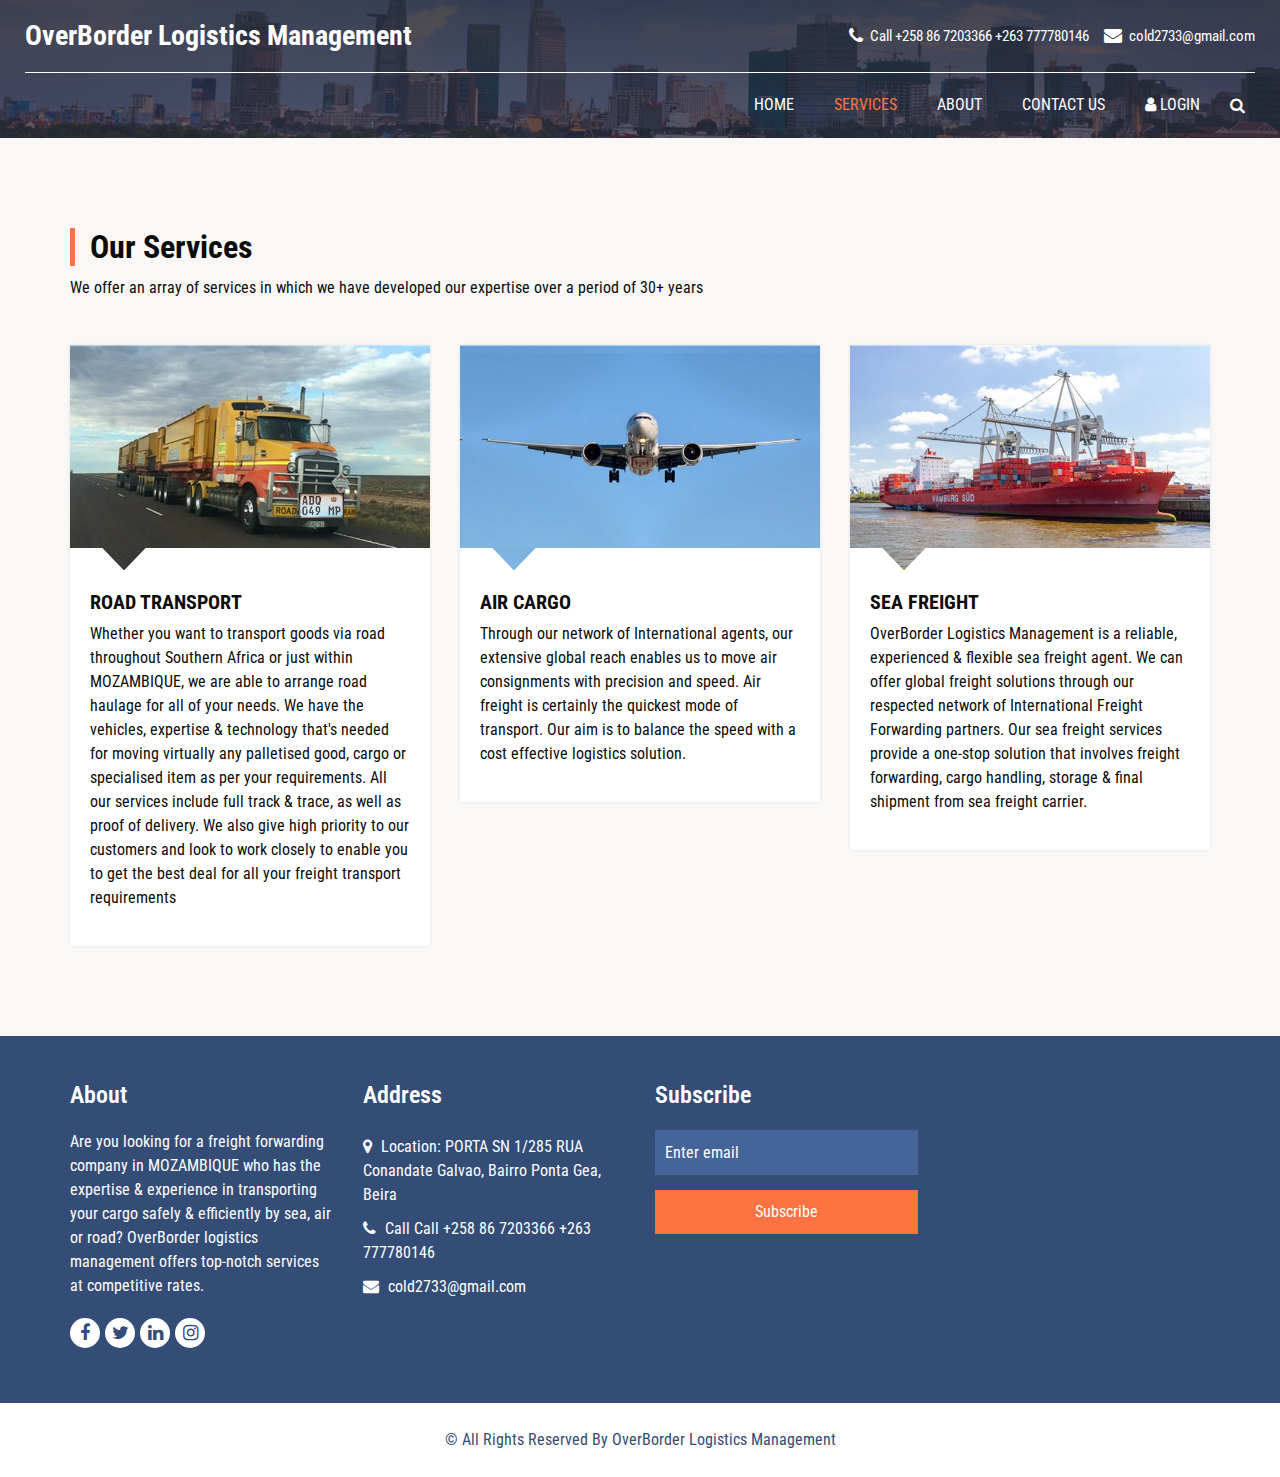
<file: service.html>
<!DOCTYPE html>
<html>

<head>
  <!-- Basic -->
  <meta charset="utf-8" />
  <meta http-equiv="X-UA-Compatible" content="IE=edge" />
  <!-- Mobile Metas -->
  <meta name="viewport" content="width=device-width, initial-scale=1, shrink-to-fit=no" />
  <!-- Site Metas -->
  <meta name="keywords" content="" />
  <meta name="description" content="" />
  <meta name="author" content="" />
  <link rel="shortcut icon" href="images/fevicon.png" type="">

  <title> OverBorder Logistics Management </title>


  <!-- bootstrap core css -->
  <link rel="stylesheet" type="text/css" href="css/bootstrap.css" />

  <!--owl slider stylesheet -->
  <link rel="stylesheet" type="text/css" href="https://cdnjs.cloudflare.com/ajax/libs/OwlCarousel2/2.3.4/assets/owl.carousel.min.css" />

  <!-- font awesome style -->
  <link href="css/font-awesome.min.css" rel="stylesheet" />

  <!-- Custom styles for this template -->
  <link href="css/style.css" rel="stylesheet" />
  <!-- responsive style -->
  <link href="css/responsive.css" rel="stylesheet" />

</head>

<body class="sub_page">

  <div class="hero_area">
    <div class="hero_bg_box">
      <img src="images/slider-bg.jpg" alt="">
    </div>
    <!-- header section strats -->
    <header class="header_section">
      <div class="header_top">
        <div class="container-fluid ">
          <div class="header_top_content">
            <a class="navbar-brand d-none d-lg-flex" href="index.html">
              <span>
                OverBorder Logistics Management
              </span>
            </a>
            <div class="contact_nav">
              <a href="">
                <i class="fa fa-phone" aria-hidden="true"></i>
                <span>
                  Call +258 86 7203366 +263 777780146
                </span>
              </a>
              <a href="">
                <i class="fa fa-envelope" aria-hidden="true"></i>
                <span>
                  cold2733@gmail.com
                </span>
              </a>
            </div>
          </div>
        </div>
      </div>
      <div class="header_bottom">
        <div class="container-fluid">
          <nav class="navbar navbar-expand-lg custom_nav-container ">
            <a class="navbar-brand d-flex d-lg-none" href="index.html">
              <span>
                OverBorder Logistics Management
              </span>
            </a>

            <button class="navbar-toggler" type="button" data-toggle="collapse" data-target="#navbarSupportedContent" aria-controls="navbarSupportedContent" aria-expanded="false" aria-label="Toggle navigation">
              <span class=""> </span>
            </button>

            <div class="collapse navbar-collapse" id="navbarSupportedContent">
              <ul class="navbar-nav  ">
                <li class="nav-item ">
                  <a class="nav-link" href="index.html">Home </a>
                </li>
                <li class="nav-item active">
                  <a class="nav-link" href="service.html">Services <span class="sr-only">(current)</span> </a>
                </li>
                <li class="nav-item">
                  <a class="nav-link" href="about.html"> About</a>
                </li>
                <li class="nav-item">
                  <a class="nav-link" href="contact.html">Contact Us</a>
                </li>
                <li class="nav-item">
                  <a class="nav-link" href="#"> <i class="fa fa-user" aria-hidden="true"></i> Login</a>
                </li>
                <form class="form-inline">
                  <button class="btn  my-2 my-sm-0 nav_search-btn" type="submit">
                    <i class="fa fa-search" aria-hidden="true"></i>
                  </button>
                </form>
              </ul>
            </div>
          </nav>
        </div>
      </div>
    </header>
    <!-- end header section -->
  </div>

  <!-- service section -->

  <section class="service_section layout_padding">
    <div class="service_container">
      <div class="container ">
        <div class="heading_container">
          <h2>
            Our Services
          </h2>
          <p>
            We offer an array of services in which we have developed our expertise over a period of 30+ years 
          </p>
        </div>
        <div class="row">
          <div class="col-md-6 col-lg-4 mx-auto ">
            <div class="box ">
              <div class="img-box">
                <img src="images/s1.jpg" alt="">
              </div>
              <div class="detail-box">
                <h5>
                  Road Transport
                </h5>
                <p>
                 Whether you want to transport goods via road throughout Southern Africa or just within MOZAMBIQUE, we are able to arrange road haulage for all of your needs. We have the vehicles, expertise & technology that's needed for moving virtually any palletised good, cargo or specialised item as per your requirements.
 
All our services include full track & trace, as well as proof of delivery. We also give high priority to our customers and look to work closely to enable you to get the best deal for all your freight transport requirements
   
                </p>
                           </div>
            </div>
          </div>
          <div class="col-md-6 col-lg-4 mx-auto ">
            <div class="box ">
              <div class="img-box">
                <img src="images/s2.jpg" alt="">
              </div>
              <div class="detail-box">
                <h5>
                  Air Cargo
                </h5>
                <p>
                  Through our network of International agents, our extensive global reach enables us to move air consignments with precision and speed. Air freight is certainly the quickest mode of transport. Our aim is to balance the speed with a cost effective logistics solution.
                </p>
               
              </div>
            </div>
          </div>
          <div class="col-md-6 col-lg-4 mx-auto ">
            <div class="box ">
              <div class="img-box">
                <img src="images/s3.jpg" alt="">
              </div>
              <div class="detail-box">
                <h5>
                  Sea Freight
                </h5>
                <p>
                 OverBorder Logistics Management is a reliable, experienced & flexible sea freight agent. We can offer global freight solutions through our respected network of International Freight Forwarding partners. Our sea freight services provide a one-stop solution that involves freight forwarding, cargo handling, storage & final shipment from sea freight carrier. 

                </p>
                
              </div>
            </div>
          </div>
        </div>
      </div>
    </div>
  </section>

  <!-- end service section -->

  <!-- info section -->

  <section class="info_section layout_padding2">
    <div class="container">
      <div class="row">
        <div class="col-md-6 col-lg-3 info-col">
          <div class="info_detail">
            <h4>
              About
            </h4>
            <p>           
			 Are you looking for a freight forwarding company in MOZAMBIQUE who has the expertise & experience in transporting your cargo safely & efficiently by sea, air or road? OverBorder logistics management offers top-notch services at competitive rates.
            </p>
            <div class="info_social">
              <a href="">
                <i class="fa fa-facebook" aria-hidden="true"></i>
              </a>
              <a href="">
                <i class="fa fa-twitter" aria-hidden="true"></i>
              </a>
              <a href="">
                <i class="fa fa-linkedin" aria-hidden="true"></i>
              </a>
              <a href="">
                <i class="fa fa-instagram" aria-hidden="true"></i>
              </a>
            </div>
          </div>
        </div>
        <div class="col-md-6 col-lg-3 info-col">
          <div class="info_contact">
            <h4>
              Address
            </h4>
            <div class="contact_link_box">
              <a href="">
                <i class="fa fa-map-marker" aria-hidden="true"></i>
                <span>
                  Location: PORTA SN 1/285 RUA Conandate Galvao, Bairro Ponta Gea, Beira
                </span>
              </a>
              <a href="">
                <i class="fa fa-phone" aria-hidden="true"></i>
                <span>
                  Call Call +258 86 7203366 +263 777780146
                </span>
              </a>
              <a href="">
                <i class="fa fa-envelope" aria-hidden="true"></i>
                <span>
                  cold2733@gmail.com
                </span>
              </a>
            </div>
          </div>
        </div>
        <div class="col-md-6 col-lg-3 info-col">
          <div class="info_contact">
            <h4>
              Subscribe
            </h4>
            <form action="#">
              <input type="text" placeholder="Enter email" />
              <button type="submit">
                Subscribe
              </button>
            </form>
          </div>
        </div>
		
        <div class="col-md-6 col-lg-3 info-col">
          <div class="map_container">
            <div class="map">
              <div id="googleMap"></div>
            </div>
          </div>
        </div>
      </div>
    </div>
  </section>

  <!-- end info section -->

  <!-- footer section -->
  <footer class="footer_section">
    <div class="container">
      <p>
        &copy; <span id="displayYear"></span> All Rights Reserved By OverBorder Logistics Management
        
      </p>
    </div>
  </footer>
  <!-- footer section -->

</body>

</html>
</file>
<file: css/style.css>
@import url("https://fonts.googleapis.com/css2?family=Roboto+Condensed:wght@400;700&display=swap");
body {
  font-family: 'Roboto Condensed', sans-serif;
  color: #0c0c0c;
  background-color: #ffffff;
  overflow-x: hidden;
}

.layout_padding {
  padding: 90px 0;
}

.layout_padding2 {
  padding: 75px 0;
}

.layout_padding2-top {
  padding-top: 75px;
}

.layout_padding2-bottom {
  padding-bottom: 75px;
}

.layout_padding-top {
  padding-top: 90px;
}

.layout_padding-bottom {
  padding-bottom: 90px;
}

.heading_container {
  display: -webkit-box;
  display: -ms-flexbox;
  display: flex;
  -webkit-box-orient: vertical;
  -webkit-box-direction: normal;
      -ms-flex-direction: column;
          flex-direction: column;
  -webkit-box-align: start;
      -ms-flex-align: start;
          align-items: flex-start;
}

.heading_container h2 {
  position: relative;
  font-weight: bold;
  margin-bottom: 0;
  padding-left: 15px;
  border-left: 5px solid #ff7241;
}

.heading_container p {
  margin-top: 10px;
  margin-bottom: 0;
}

.heading_container.heading_center {
  -webkit-box-align: center;
      -ms-flex-align: center;
          align-items: center;
  text-align: center;
}

a,
a:hover,
a:focus {
  text-decoration: none;
}

a:hover,
a:focus {
  color: initial;
}

.btn,
.btn:focus {
  outline: none !important;
  -webkit-box-shadow: none;
          box-shadow: none;
}

/*header section*/
.hero_area {
  position: relative;
  min-height: 100vh;
  display: -webkit-box;
  display: -ms-flexbox;
  display: flex;
  -webkit-box-orient: vertical;
  -webkit-box-direction: normal;
      -ms-flex-direction: column;
          flex-direction: column;
}

.hero_bg_box {
  position: absolute;
  top: 0;
  left: 0;
  width: 100%;
  height: 100%;
  overflow: hidden;
  z-index: -1;
}

.hero_bg_box img {
  width: 100%;
  height: 100%;
  -o-object-fit: cover;
     object-fit: cover;
}

.hero_bg_box::before {
  content: "";
  position: absolute;
  top: 0;
  left: 0;
  width: 100%;
  height: 100%;
  background: -webkit-gradient(linear, left top, left bottom, from(rgba(39, 48, 63, 0.85)), to(rgba(39, 48, 63, 0.7)));
  background: linear-gradient(to bottom, rgba(39, 48, 63, 0.85), rgba(39, 48, 63, 0.7));
}

.sub_page .hero_area {
  min-height: auto;
}

.header_section .container-fluid {
  padding-right: 25px;
  padding-left: 25px;
}

.header_top .header_top_content {
  display: -webkit-box;
  display: -ms-flexbox;
  display: flex;
  -webkit-box-pack: justify;
      -ms-flex-pack: justify;
          justify-content: space-between;
  -webkit-box-align: center;
      -ms-flex-align: center;
          align-items: center;
  padding: 10px 0;
  border-bottom: 1px solid #ffffff;
}

.header_top .contact_nav {
  display: -webkit-box;
  display: -ms-flexbox;
  display: flex;
  -webkit-box-pack: justify;
      -ms-flex-pack: justify;
          justify-content: space-between;
}

.header_top .contact_nav a {
  color: #ffffff;
  display: -webkit-box;
  display: -ms-flexbox;
  display: flex;
  -webkit-box-align: center;
      -ms-flex-align: center;
          align-items: center;
  font-size: 15px;
  margin-left: 15px;
}

.header_top .contact_nav a i {
  margin-right: 7px;
  font-size: 18px;
}

.header_top .contact_nav a:hover i {
  color: #344d77;
}

.header_bottom {
  padding: 15px 0;
}

.navbar-brand {
  display: -webkit-box;
  display: -ms-flexbox;
  display: flex;
}

.navbar-brand span {
  font-weight: bold;
  font-size: 28px;
  color: #ffffff;
}

.custom_nav-container {
  padding: 0;
}

.custom_nav-container .navbar-nav {
  margin-left: auto;
}

.custom_nav-container .navbar-nav .nav-item .nav-link {
  padding: 5px 20px;
  color: #ffffff;
  text-align: center;
  text-transform: uppercase;
  border-radius: 5px;
  -webkit-transition: all .3s;
  transition: all .3s;
}

.custom_nav-container .navbar-nav .nav-item:hover .nav-link, .custom_nav-container .navbar-nav .nav-item.active .nav-link {
  color: #ff7241;
}

.custom_nav-container .nav_search-btn {
  width: 35px;
  height: 35px;
  padding: 0;
  border: none;
  color: #ffffff;
}

.custom_nav-container .nav_search-btn:hover {
  color: #ff7241;
}

.custom_nav-container .navbar-toggler {
  outline: none;
}

.custom_nav-container .navbar-toggler {
  padding: 0;
  width: 37px;
  height: 42px;
  -webkit-transition: all .3s;
  transition: all .3s;
}

.custom_nav-container .navbar-toggler span {
  display: block;
  width: 35px;
  height: 4px;
  background-color: #ffffff;
  margin: 7px 0;
  -webkit-transition: all 0.3s;
  transition: all 0.3s;
  position: relative;
  border-radius: 5px;
  -webkit-transition: all .3s;
  transition: all .3s;
}

.custom_nav-container .navbar-toggler span::before, .custom_nav-container .navbar-toggler span::after {
  content: "";
  position: absolute;
  left: 0;
  height: 100%;
  width: 100%;
  background-color: #ffffff;
  top: -10px;
  border-radius: 5px;
  -webkit-transition: all .3s;
  transition: all .3s;
}

.custom_nav-container .navbar-toggler span::after {
  top: 10px;
}

.custom_nav-container .navbar-toggler[aria-expanded="true"] {
  -webkit-transform: rotate(360deg);
          transform: rotate(360deg);
}

.custom_nav-container .navbar-toggler[aria-expanded="true"] span {
  -webkit-transform: rotate(45deg);
          transform: rotate(45deg);
}

.custom_nav-container .navbar-toggler[aria-expanded="true"] span::before, .custom_nav-container .navbar-toggler[aria-expanded="true"] span::after {
  -webkit-transform: rotate(90deg);
          transform: rotate(90deg);
  top: 0;
}

.custom_nav-container .navbar-toggler[aria-expanded="true"] .s-1 {
  -webkit-transform: rotate(45deg);
          transform: rotate(45deg);
  margin: 0;
  margin-bottom: -4px;
}

.custom_nav-container .navbar-toggler[aria-expanded="true"] .s-2 {
  display: none;
}

.custom_nav-container .navbar-toggler[aria-expanded="true"] .s-3 {
  -webkit-transform: rotate(-45deg);
          transform: rotate(-45deg);
  margin: 0;
  margin-top: -4px;
}

.custom_nav-container .navbar-toggler[aria-expanded="false"] .s-1,
.custom_nav-container .navbar-toggler[aria-expanded="false"] .s-2,
.custom_nav-container .navbar-toggler[aria-expanded="false"] .s-3 {
  -webkit-transform: none;
          transform: none;
}

/*end header section*/
/* slider section */
.slider_section {
  -webkit-box-flex: 1;
      -ms-flex: 1;
          flex: 1;
  display: -webkit-box;
  display: -ms-flexbox;
  display: flex;
  -webkit-box-align: center;
      -ms-flex-align: center;
          align-items: center;
  position: relative;
  padding: 45px 0 75px 0;
}

.slider_section .row {
  -webkit-box-align: center;
      -ms-flex-align: center;
          align-items: center;
}

.slider_section .container {
  padding: 0 25px;
}

.slider_section #customCarousel1 {
  width: 100%;
  position: unset;
}

.slider_section .detail-box {
  color: #344d77;
}

.slider_section .detail-box h1 {
  font-weight: bold;
  text-transform: uppercase;
  margin-bottom: 15px;
  color: #ffffff;
}

.slider_section .detail-box p {
  color: #fefefe;
}

.slider_section .detail-box a {
  display: inline-block;
  padding: 10px 45px;
  background-color: #ff7241;
  color: #ffffff;
  border-radius: 0;
  -webkit-transition: all .3s;
  transition: all .3s;
  border: none;
  margin-top: 15px;
}

.slider_section .detail-box a:hover {
  background-color: #f43f00;
}

.slider_section .carousel_btn_box {
  display: -webkit-box;
  display: -ms-flexbox;
  display: flex;
  margin-bottom: 30px;
}

.slider_section .carousel-control-prev,
.slider_section .carousel-control-next {
  position: unset;
  width: 50px;
  height: 50px;
  background-size: 18px;
  background-position: center;
  background-repeat: no-repeat;
  outline: none;
  margin-right: 10px;
  background-color: #f9fafb;
  color: #344d77;
  opacity: 1;
}

.about_section .row {
  -webkit-box-align: center;
      -ms-flex-align: center;
          align-items: center;
}

.about_section .img-box {
  position: relative;
}

.about_section .img-box img {
  max-width: 100%;
  position: relative;
  z-index: 2;
}

.about_section .detail-box p {
  color: #1f1f1f;
  margin-top: 15px;
}

.about_section .detail-box a {
  display: inline-block;
  padding: 10px 45px;
  background-color: #ff7241;
  color: #ffffff;
  border-radius: 0px;
  -webkit-transition: all .3s;
  transition: all .3s;
  border: none;
  margin-top: 15px;
}

.about_section .detail-box a:hover {
  background-color: #f43f00;
}

.service_section {
  position: relative;
  background-color: #f9f8f7;
}

.service_section .box {
  margin-top: 45px;
  background-color: #ffffff;
  -webkit-box-shadow: 0 0 3px 0 rgba(0, 0, 0, 0.1);
          box-shadow: 0 0 3px 0 rgba(0, 0, 0, 0.1);
}

.service_section .box .img-box {
  display: -webkit-box;
  display: -ms-flexbox;
  display: flex;
  -webkit-box-pack: center;
      -ms-flex-pack: center;
          justify-content: center;
  -webkit-box-align: start;
      -ms-flex-align: start;
          align-items: flex-start;
  -webkit-clip-path: polygon(0% 0%, 100% 0%, 100% 90%, 21% 90%, 15% 100%, 9% 90%, 0 90%);
          clip-path: polygon(0% 0%, 100% 0%, 100% 90%, 21% 90%, 15% 100%, 9% 90%, 0 90%);
}

.service_section .box .img-box img {
  max-width: 100%;
  max-height: 100%;
  -webkit-transition: all .3s;
  transition: all .3s;
}

.service_section .box .detail-box {
  padding: 20px;
}

.service_section .box .detail-box h5 {
  font-weight: bold;
  text-transform: uppercase;
}

.service_section .box .detail-box a {
  color: #344d77;
  font-weight: 600;
}

.service_section .box .detail-box a:hover {
  color: #ff7241;
}

.contact_section {
  position: relative;
  padding-bottom: 90px;
}

.contact_section .heading_container {
  margin-bottom: 25px;
}

.contact_section .heading_container h2 {
  text-transform: uppercase;
}

.contact_section .form_container input {
  width: 100%;
  border: none;
  height: 50px;
  margin-bottom: 25px;
  padding-left: 15px;
  outline: none;
  color: #101010;
  -webkit-box-shadow: 0 0 5px 0 rgba(0, 0, 0, 0.15);
          box-shadow: 0 0 5px 0 rgba(0, 0, 0, 0.15);
}

.contact_section .form_container input::-webkit-input-placeholder {
  color: #344d77;
}

.contact_section .form_container input:-ms-input-placeholder {
  color: #344d77;
}

.contact_section .form_container input::-ms-input-placeholder {
  color: #344d77;
}

.contact_section .form_container input::placeholder {
  color: #344d77;
}

.contact_section .form_container input.message-box {
  height: 120px;
}

.contact_section .form_container button {
  border: none;
  text-transform: uppercase;
  display: inline-block;
  padding: 12px 55px;
  background-color: #ff7241;
  color: #ffffff;
  border-radius: 5px;
  -webkit-transition: all .3s;
  transition: all .3s;
  border: none;
}

.contact_section .form_container button:hover {
  background-color: #f43f00;
}

.contact_section .why_box .box {
  margin-top: 15px;
}

.contact_section .why_box .img-box {
  width: 45px;
  margin-bottom: 10px;
}

.contact_section .why_box .img-box img {
  width: 100%;
}

.contact_section .why_box h5 {
  font-weight: 700;
}

.client_section .client_container {
  margin-top: 45px;
}

.client_section .box {
  display: -webkit-box;
  display: -ms-flexbox;
  display: flex;
  -webkit-box-orient: vertical;
  -webkit-box-direction: normal;
      -ms-flex-direction: column;
          flex-direction: column;
  margin-right: 5px;
}

.client_section .box .img-box {
  position: relative;
  width: 105px;
  margin-bottom: -45px;
  margin-left: 25px;
}

.client_section .box .img-box img {
  width: 100%;
  border-radius: 100%;
  border: 5px solid #ffffff;
}

.client_section .box .detail-box {
  background-color: #344d77;
  color: #ffffff;
  border: 1px solid #dddddd;
  padding: 60px 25px 25px 25px;
  margin-bottom: 25px;
}

.client_section .box .detail-box h5 {
  font-weight: 600;
}

.client_section .box .detail-box p {
  margin: 0;
}

.client_section .carousel-wrap {
  margin: 0 auto;
  position: relative;
}

.client_section .carousel-wrap .active + .active .box {
  margin-top: 45px;
}

.client_section .owl-carousel .owl-nav .owl-prev,
.client_section .owl-carousel .owl-nav .owl-next {
  width: 50px;
  height: 50px;
  background-size: 18px;
  background-position: center;
  background-repeat: no-repeat;
  margin: 20px 10px 0 0;
  outline: none;
  background-color: #ff7241;
  color: #ffffff;
}

.client_section .owl-carousel .owl-nav .owl-prev:hover,
.client_section .owl-carousel .owl-nav .owl-next:hover {
  background-color: #161825;
}

.info_section {
  background-color: #344d77;
  color: #ffffff;
  padding: 45px 0 15px 0;
}

.info_section h4 {
  font-weight: 600;
  margin-bottom: 20px;
}

.info_section .info-col {
  margin-bottom: 30px;
}

.info_section .info_contact .contact_link_box {
  display: -webkit-box;
  display: -ms-flexbox;
  display: flex;
  -webkit-box-orient: vertical;
  -webkit-box-direction: normal;
      -ms-flex-direction: column;
          flex-direction: column;
}

.info_section .info_contact .contact_link_box a {
  margin: 5px 0;
  color: #ffffff;
}

.info_section .info_contact .contact_link_box a i {
  margin-right: 5px;
}

.info_section .info_contact .contact_link_box a:hover {
  color: #ff7241;
}

.info_section .info_social {
  display: -webkit-box;
  display: -ms-flexbox;
  display: flex;
  margin-top: 20px;
  margin-bottom: 10px;
}

.info_section .info_social a {
  display: -webkit-box;
  display: -ms-flexbox;
  display: flex;
  -webkit-box-pack: center;
      -ms-flex-pack: center;
          justify-content: center;
  -webkit-box-align: center;
      -ms-flex-align: center;
          align-items: center;
  color: #344d77;
  width: 30px;
  height: 30px;
  border-radius: 100%;
  background-color: #ffffff;
  border-radius: 100%;
  margin-right: 5px;
  font-size: 18px;
}

.info_section .info_social a:hover {
  color: #ff7241;
}

.info_section form input {
  border: none;
  padding: 10px;
  background-color: #44649a;
  width: 100%;
  height: 45px;
  color: #ffffff;
  outline: none;
}

.info_section form input::-webkit-input-placeholder {
  color: #ffffff;
}

.info_section form input:-ms-input-placeholder {
  color: #ffffff;
}

.info_section form input::-ms-input-placeholder {
  color: #ffffff;
}

.info_section form input::placeholder {
  color: #ffffff;
}

.info_section form button {
  width: 100%;
  text-align: center;
  display: inline-block;
  padding: 10px 55px;
  background-color: #ff7241;
  color: #ffffff;
  border-radius: 0;
  -webkit-transition: all .3s;
  transition: all .3s;
  border: none;
  margin-top: 15px;
}

.info_section form button:hover {
  background-color: #f43f00;
}

.info_section .map_container {
  width: 100%;
  height: 225px;
  overflow: hidden;
  display: -webkit-box;
  display: -ms-flexbox;
  display: flex;
  -webkit-box-align: stretch;
      -ms-flex-align: stretch;
          align-items: stretch;
}

.info_section .map_container .map {
  height: 100%;
  -webkit-box-flex: 1;
      -ms-flex: 1;
          flex: 1;
}

.info_section .map_container .map #googleMap {
  height: 100%;
}

/* footer section*/
.footer_section {
  position: relative;
  background-color: #ffffff;
  text-align: center;
}

.footer_section p {
  color: #344d77;
  padding: 25px 0;
  margin: 0;
}

.footer_section p a {
  color: inherit;
}
/*# sourceMappingURL=style.css.map */
</file>
<file: css/responsive.css>
@media (max-width: 1300px) {}

@media (max-width: 1120px) {}

@media (max-width: 991px) {
  .hero_area {
    min-height: auto;
  }

  .header_top {
    display: none;
  }

  .header_bottom {
    padding-bottom: 0;
  }

  .custom_nav-container {
    border-bottom: 1px solid #ffffff;
    padding-bottom: 5px;
  }


  .custom_nav-container .navbar-nav {
    padding: 15px 0;
    align-items: center;
  }


  .custom_nav-container .navbar-nav .nav-item .nav-link {
    padding: 5px 25px;
    margin: 5px 0;
  }




}

@media (max-width: 767px) {
  .about_section .img-box {
    margin-top: 45px;
  }

  .contact_section .form_container {
    margin-top: 45px;
  }

}

@media (max-width: 576px) {}

@media (max-width: 480px) {
  .slider_section .detail-box h1 {
    font-size: 2rem;
  }


}

@media (max-width: 420px) {}

@media (max-width: 376px) {}

@media (min-width: 1200px) {
  .container {
    max-width: 1170px;
  }
}
</file>
